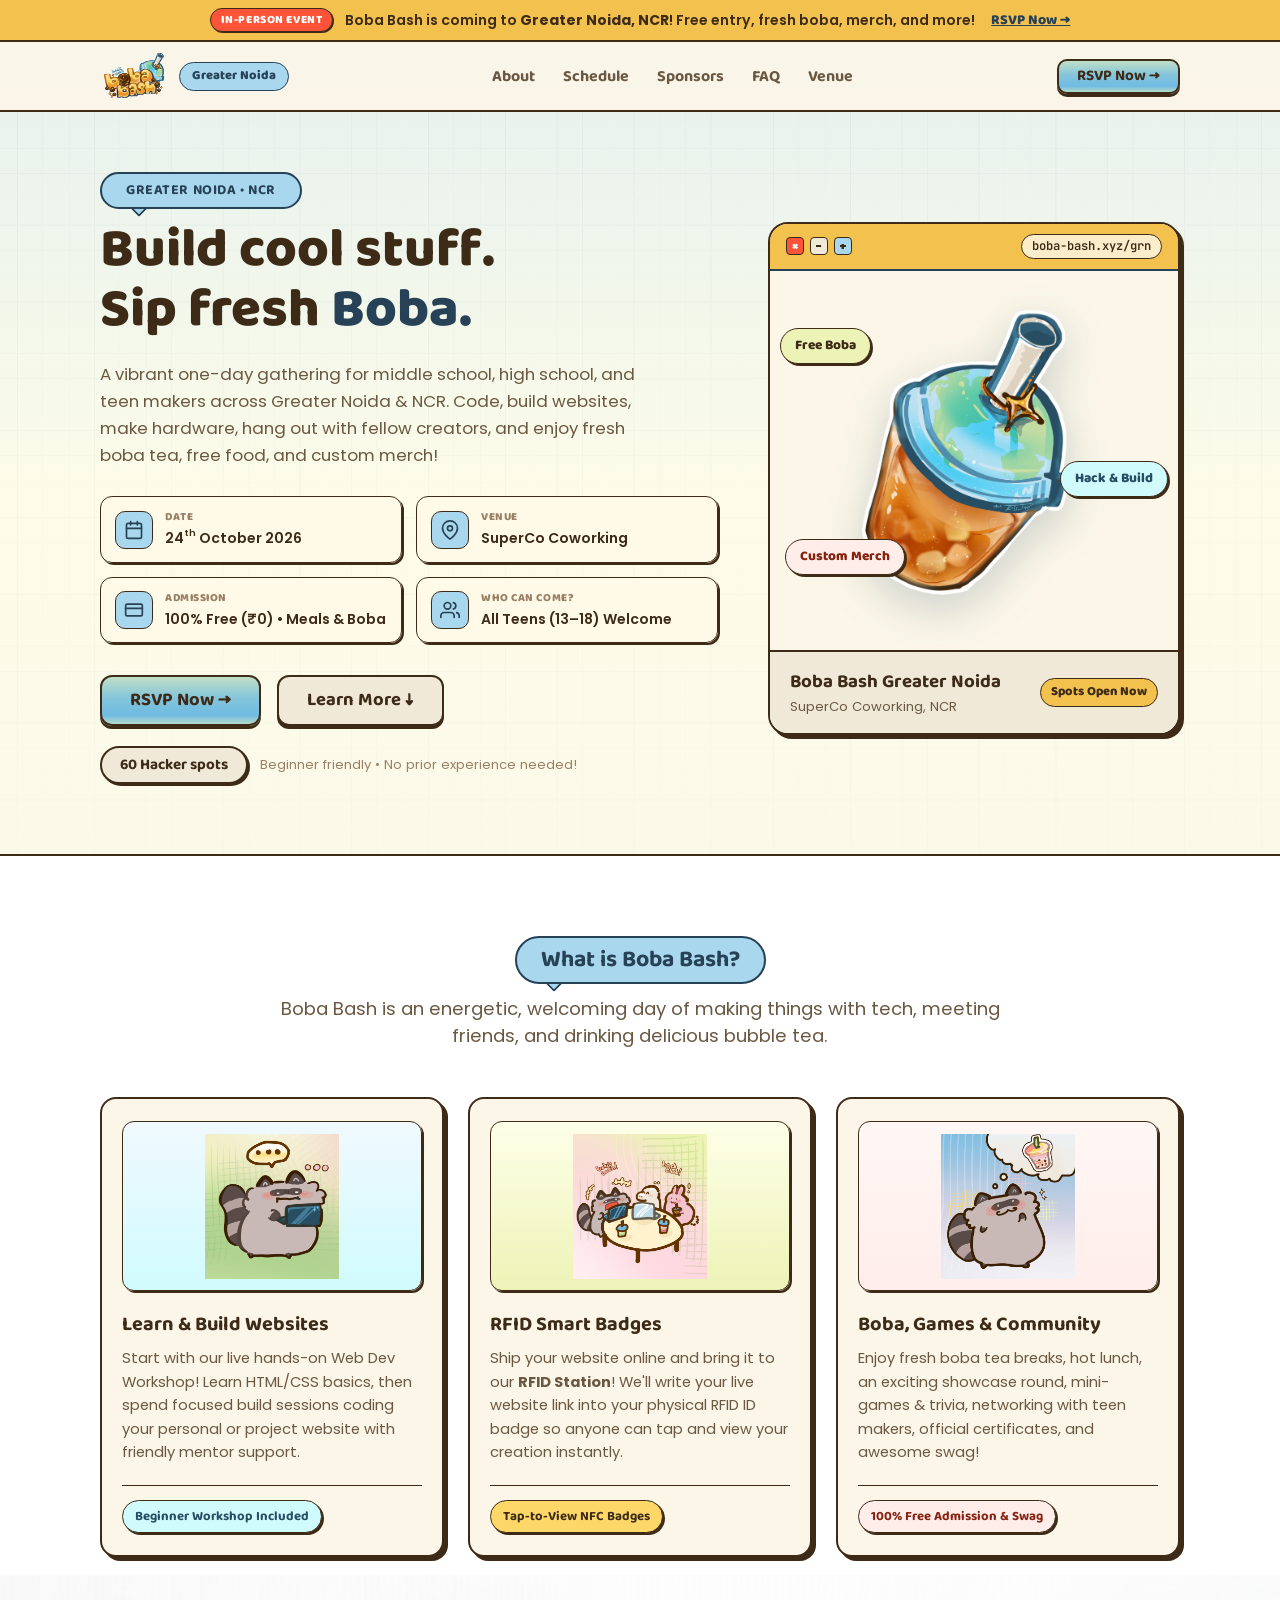
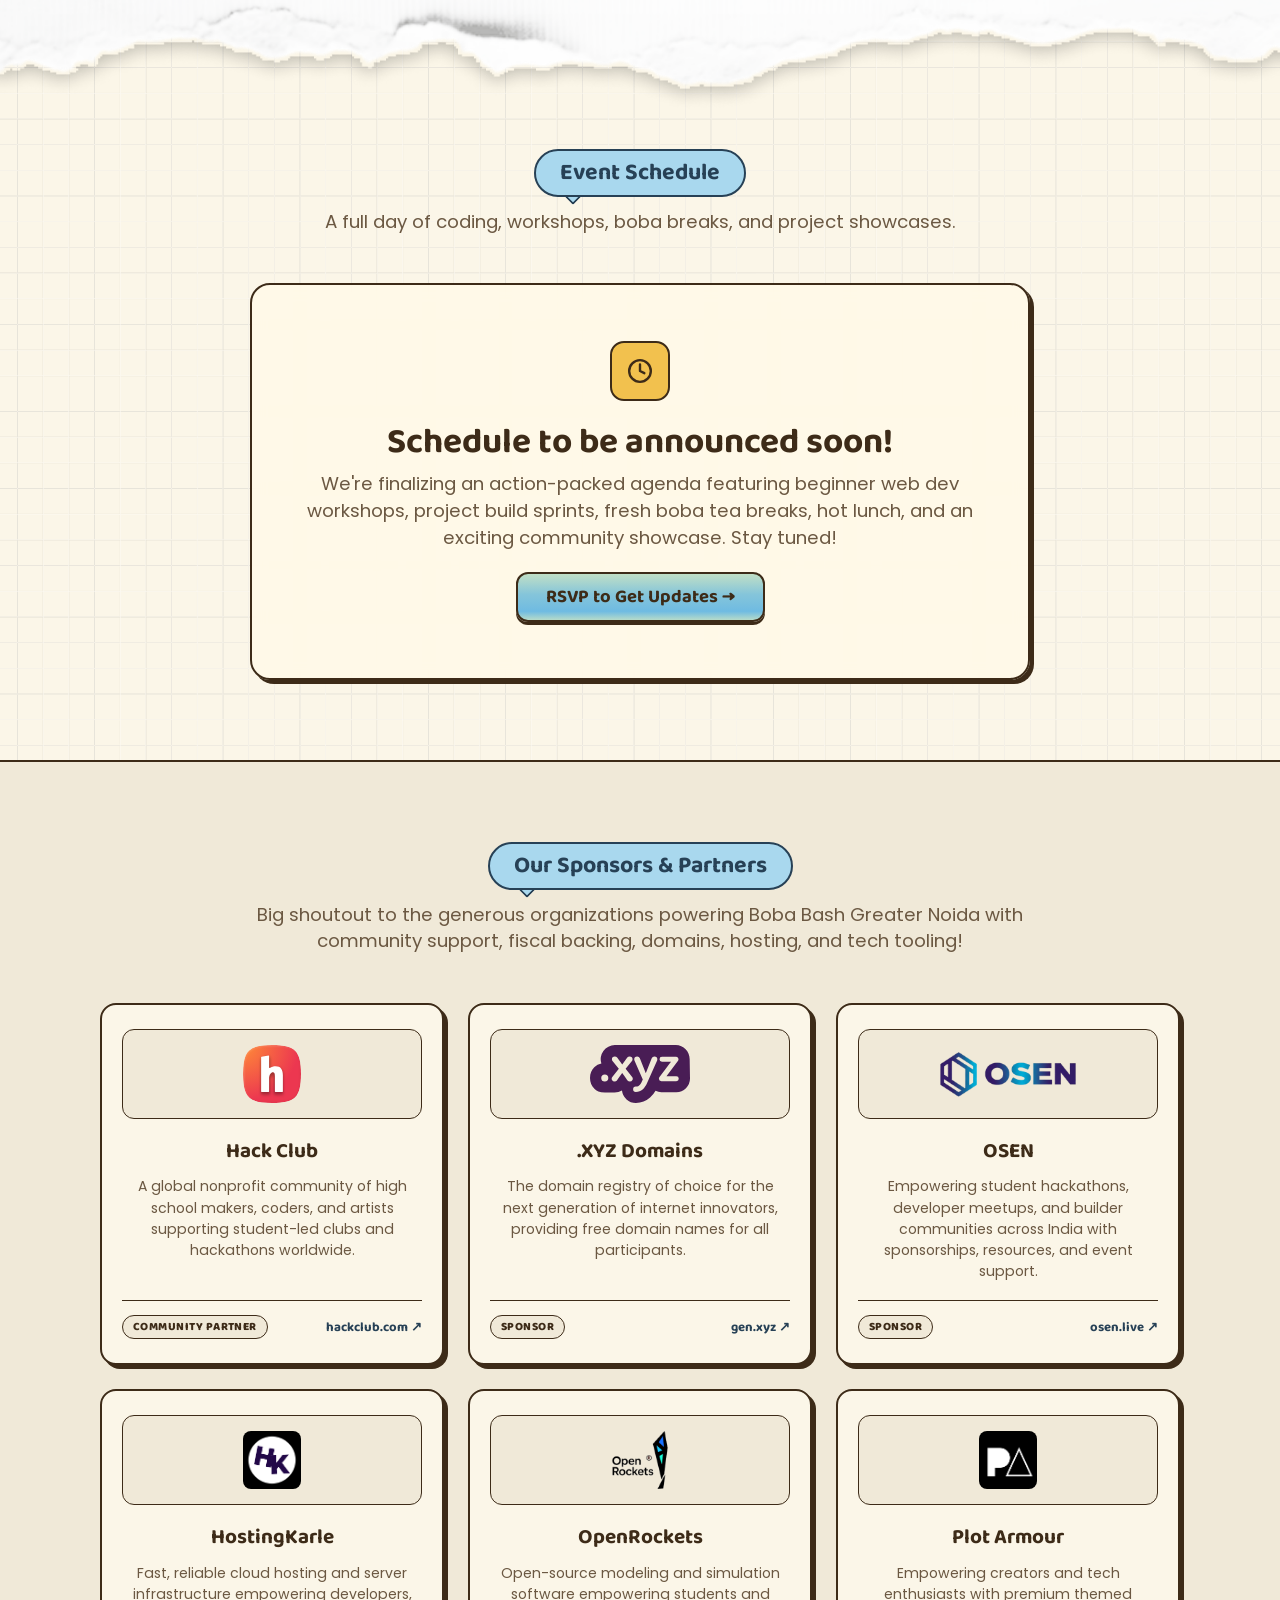
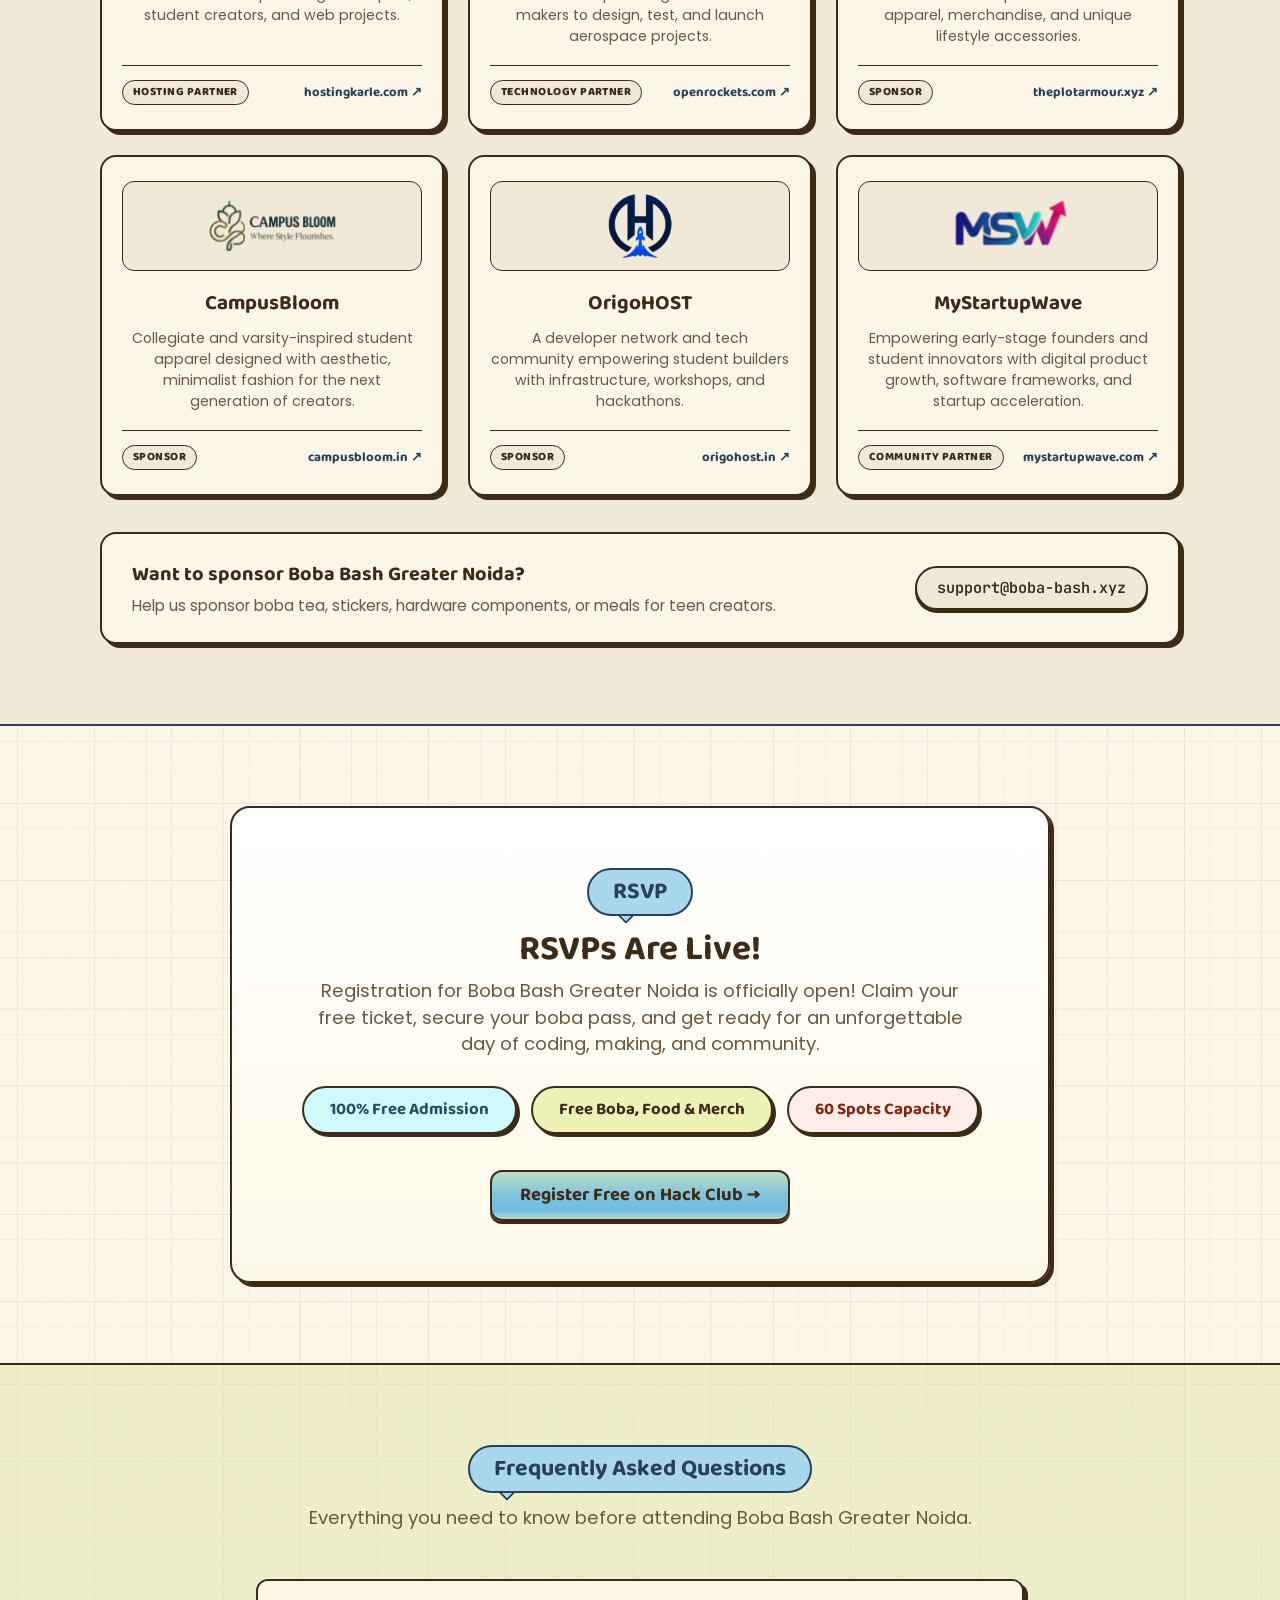
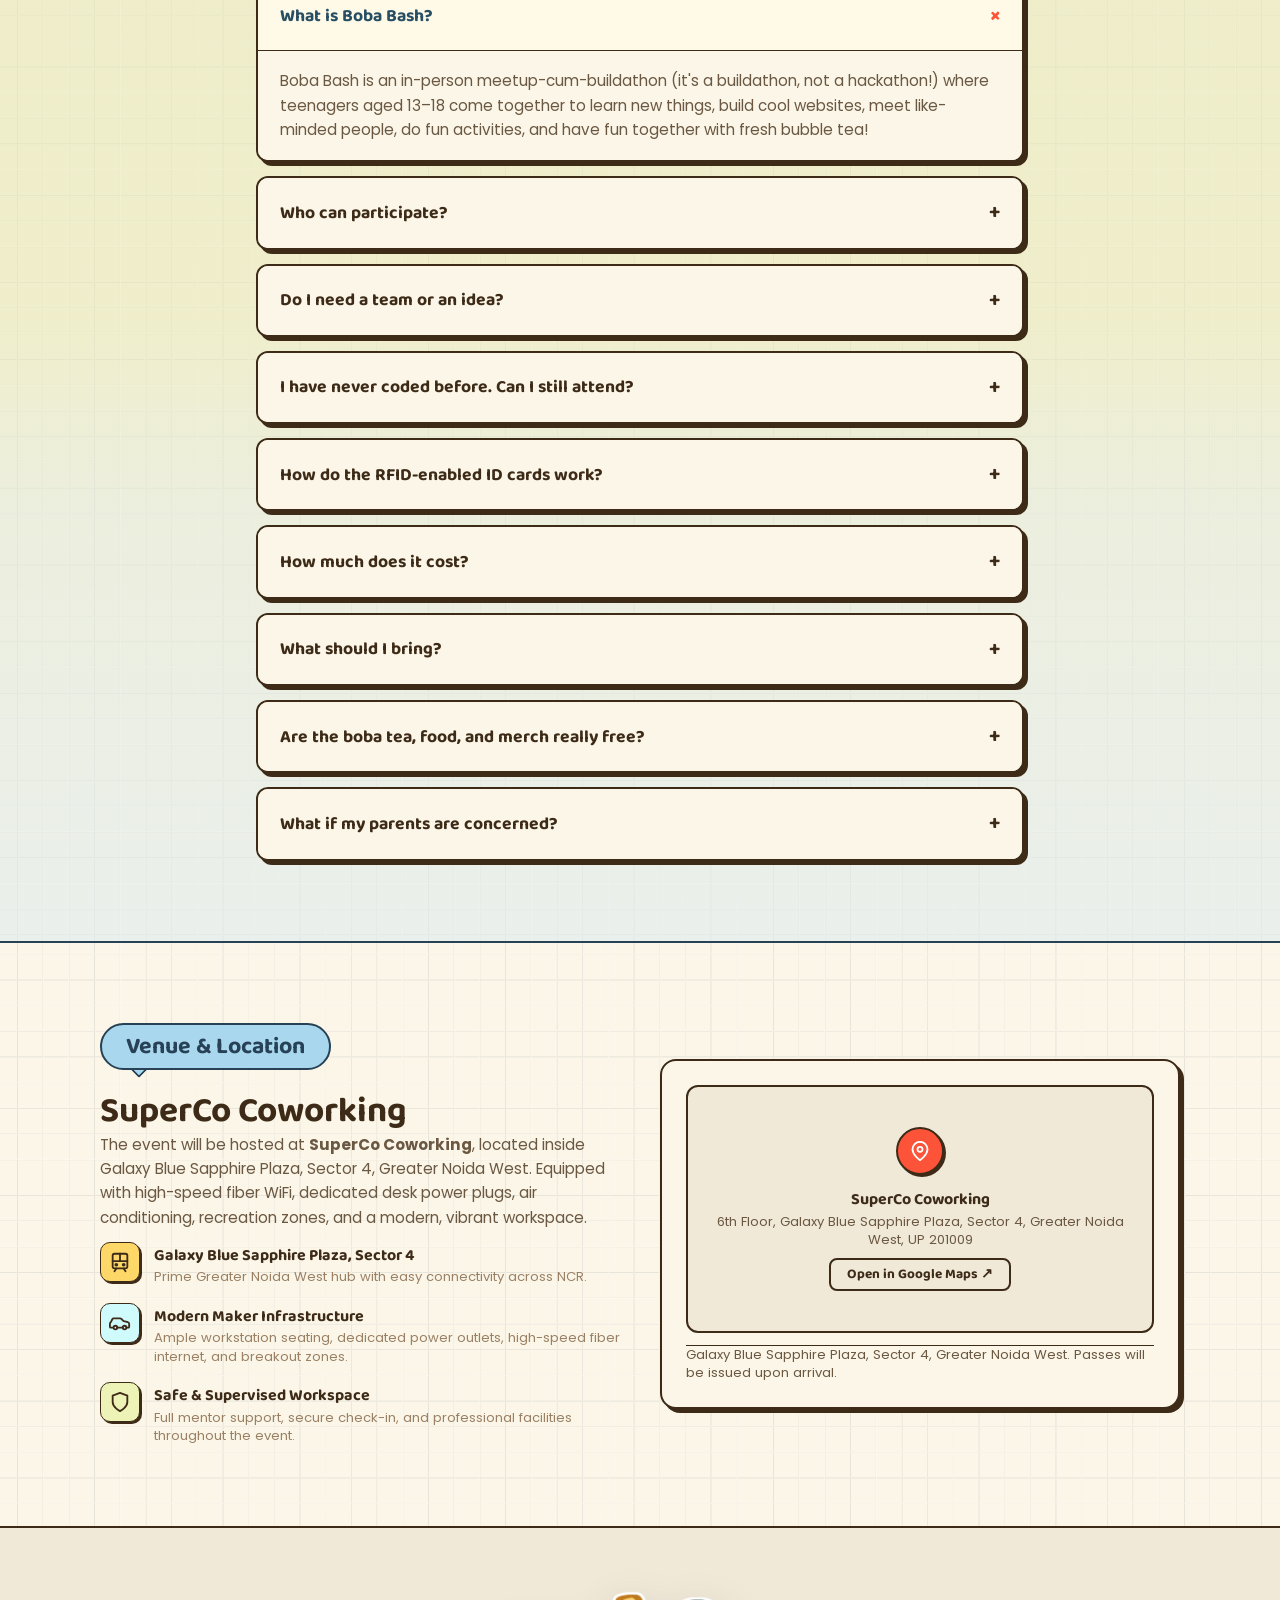
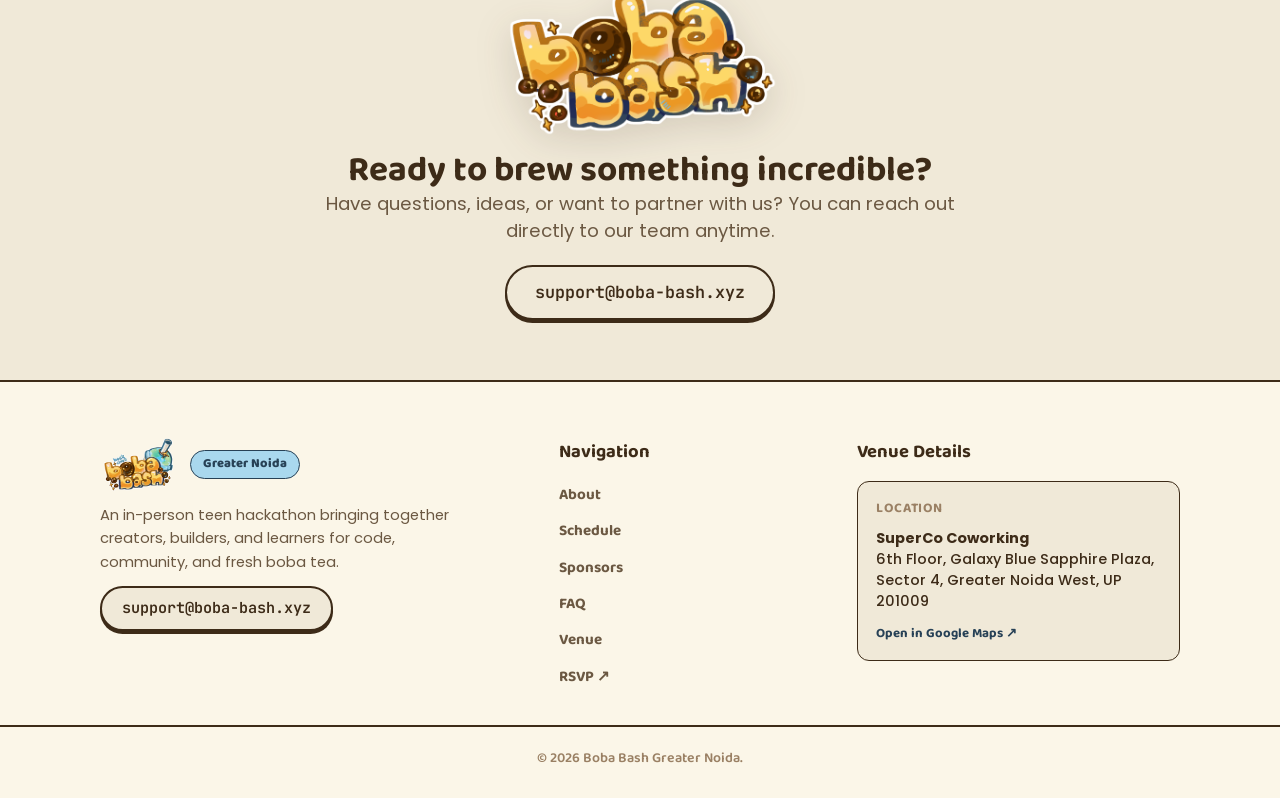
<file: greater-noida/index.html>
<!DOCTYPE html>
<html lang="en">
<head>
  <meta charset="UTF-8" />
  <meta http-equiv="refresh" content="0; url=/grn/" />
  <link rel="canonical" href="/grn/" />
  <title>Redirecting to /grn...</title>
  <script>
    window.location.replace("/grn/");
  </script>
</head>
<body>
  <p>Redirecting to <a href="/grn/">/grn/</a>...</p>
</body>
</html>
</file>
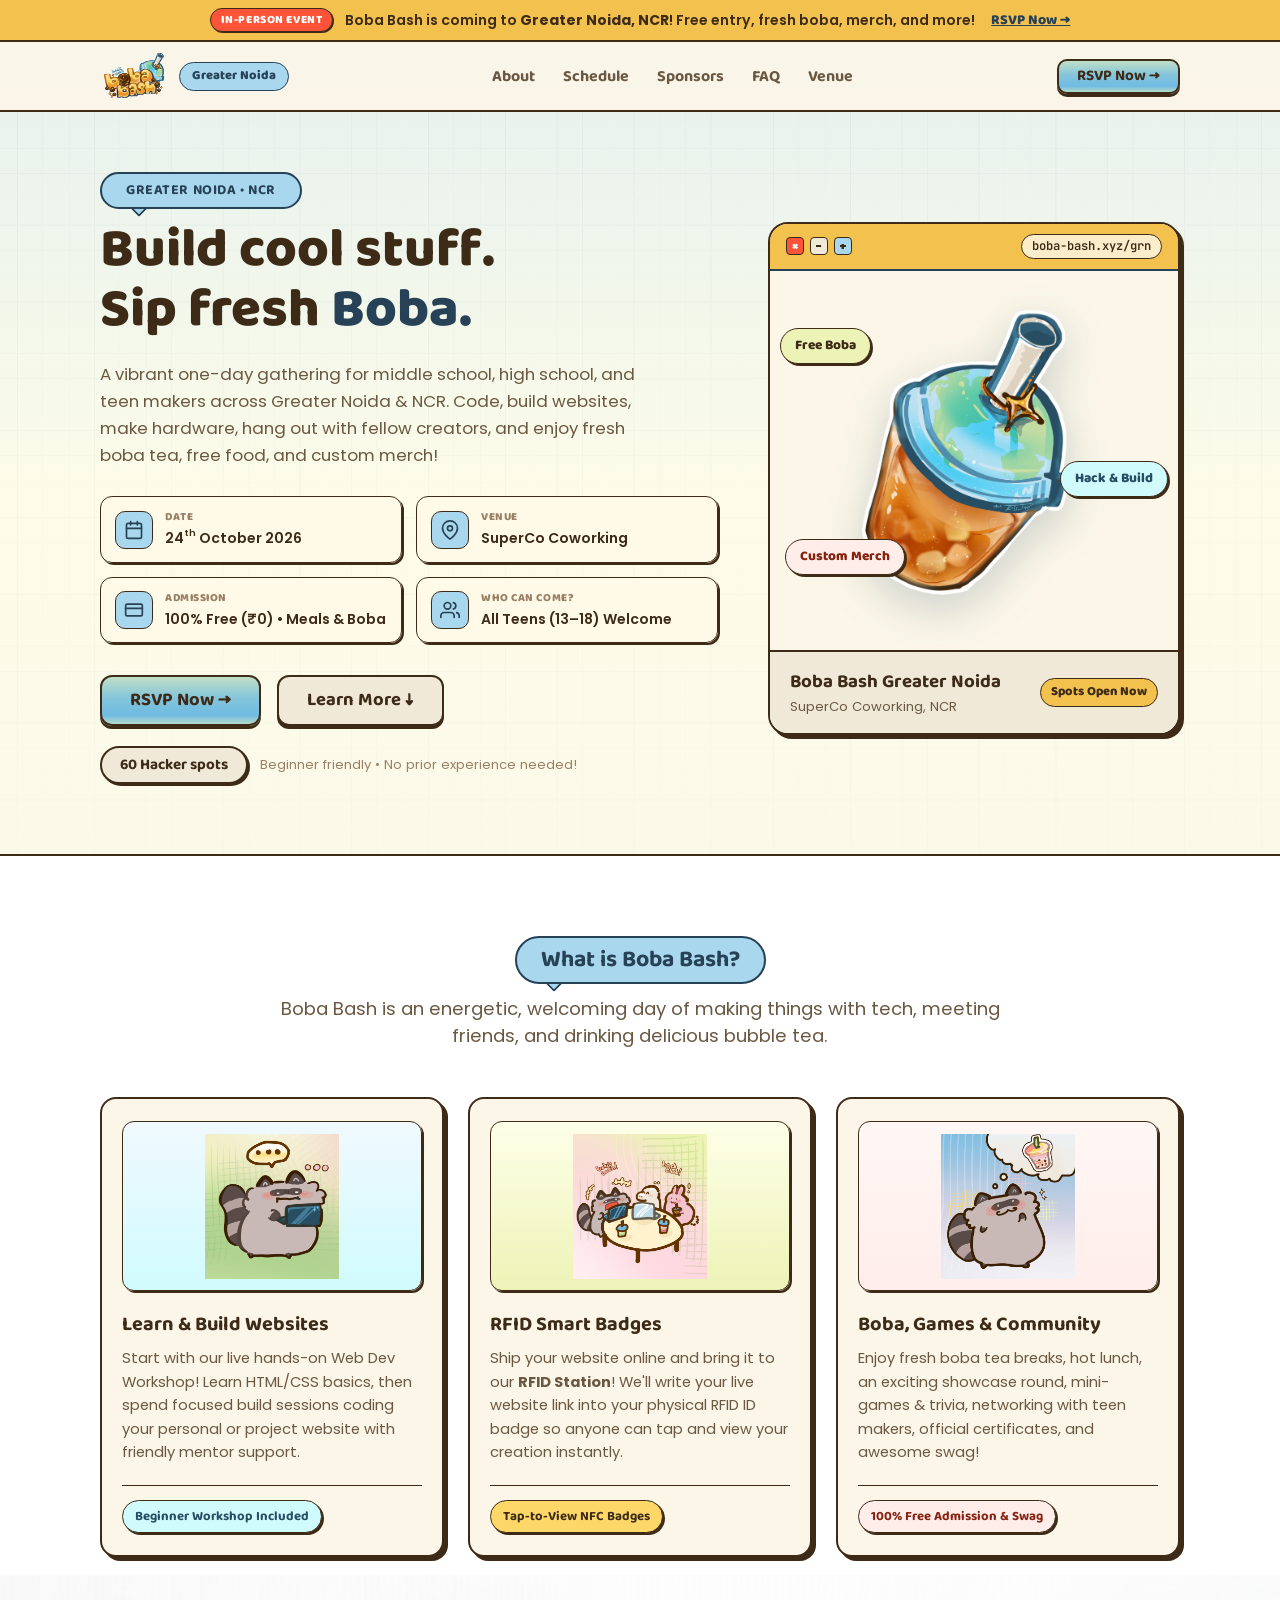
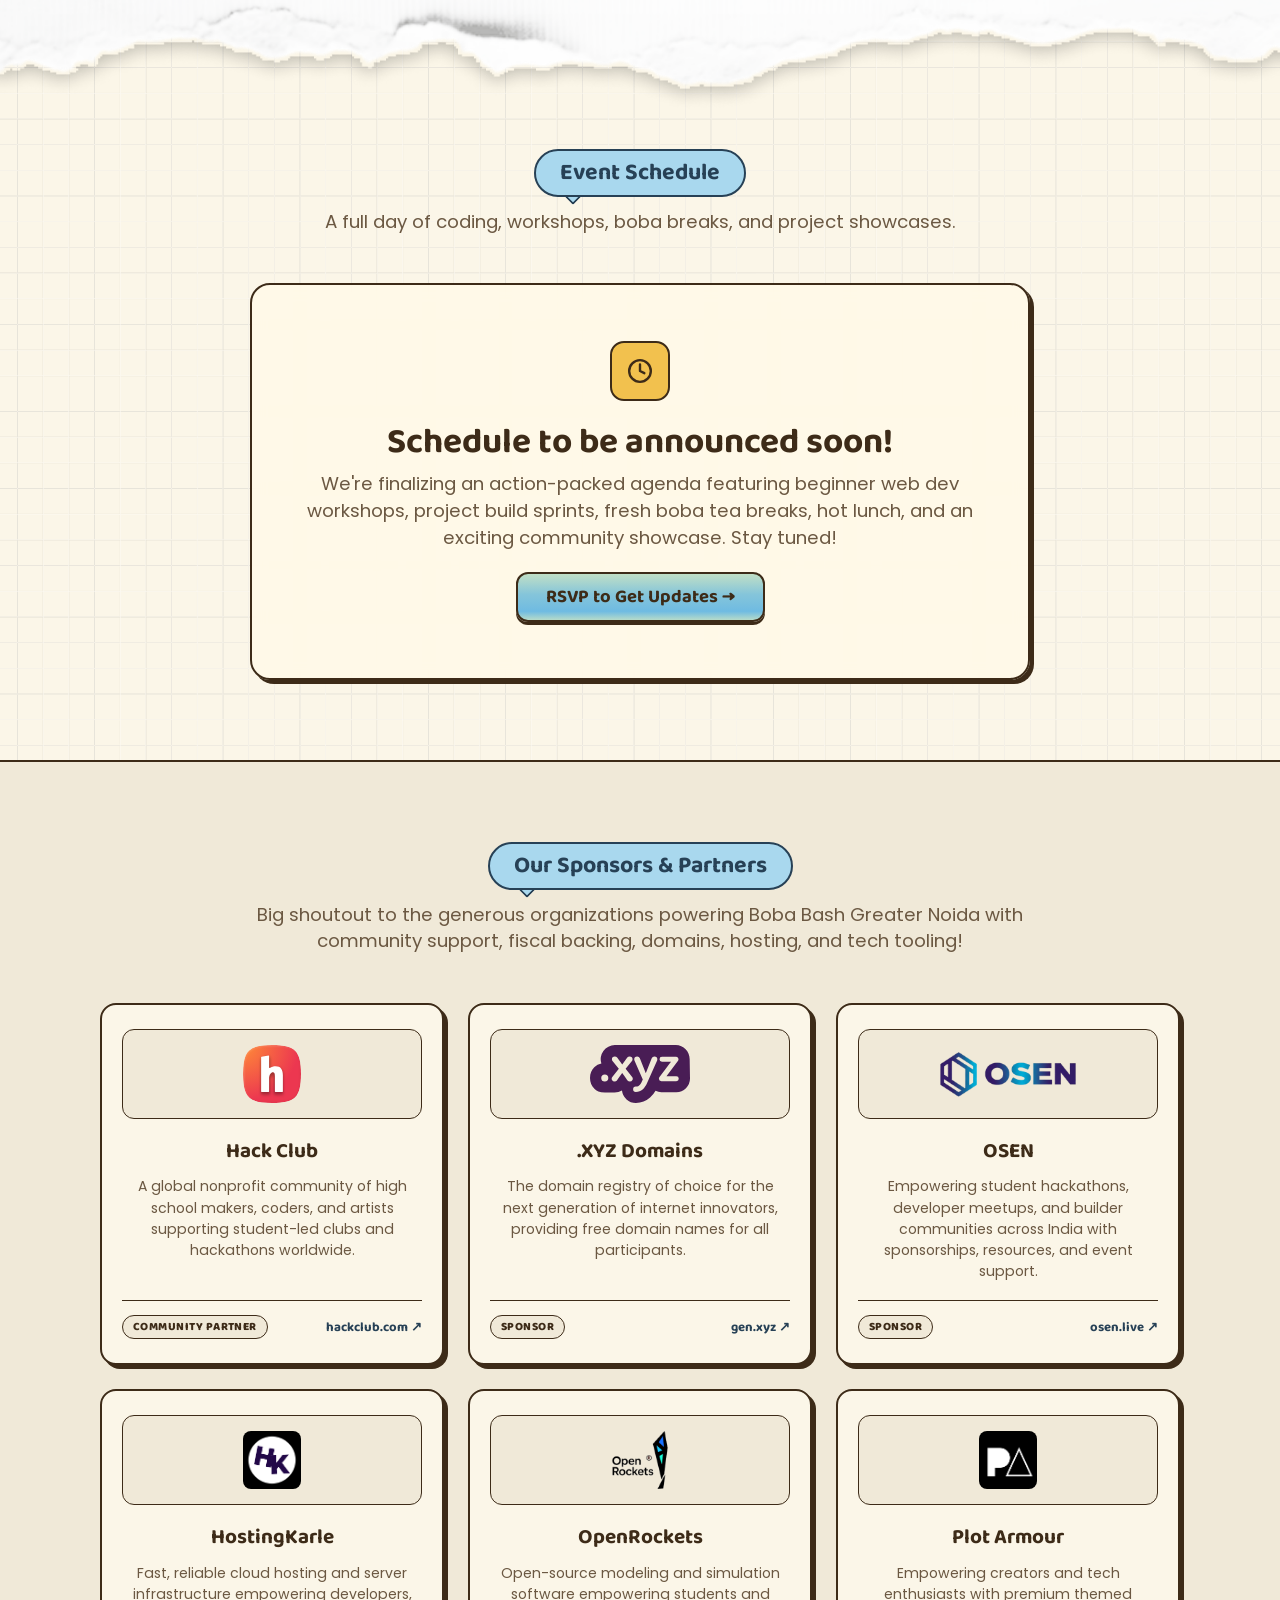
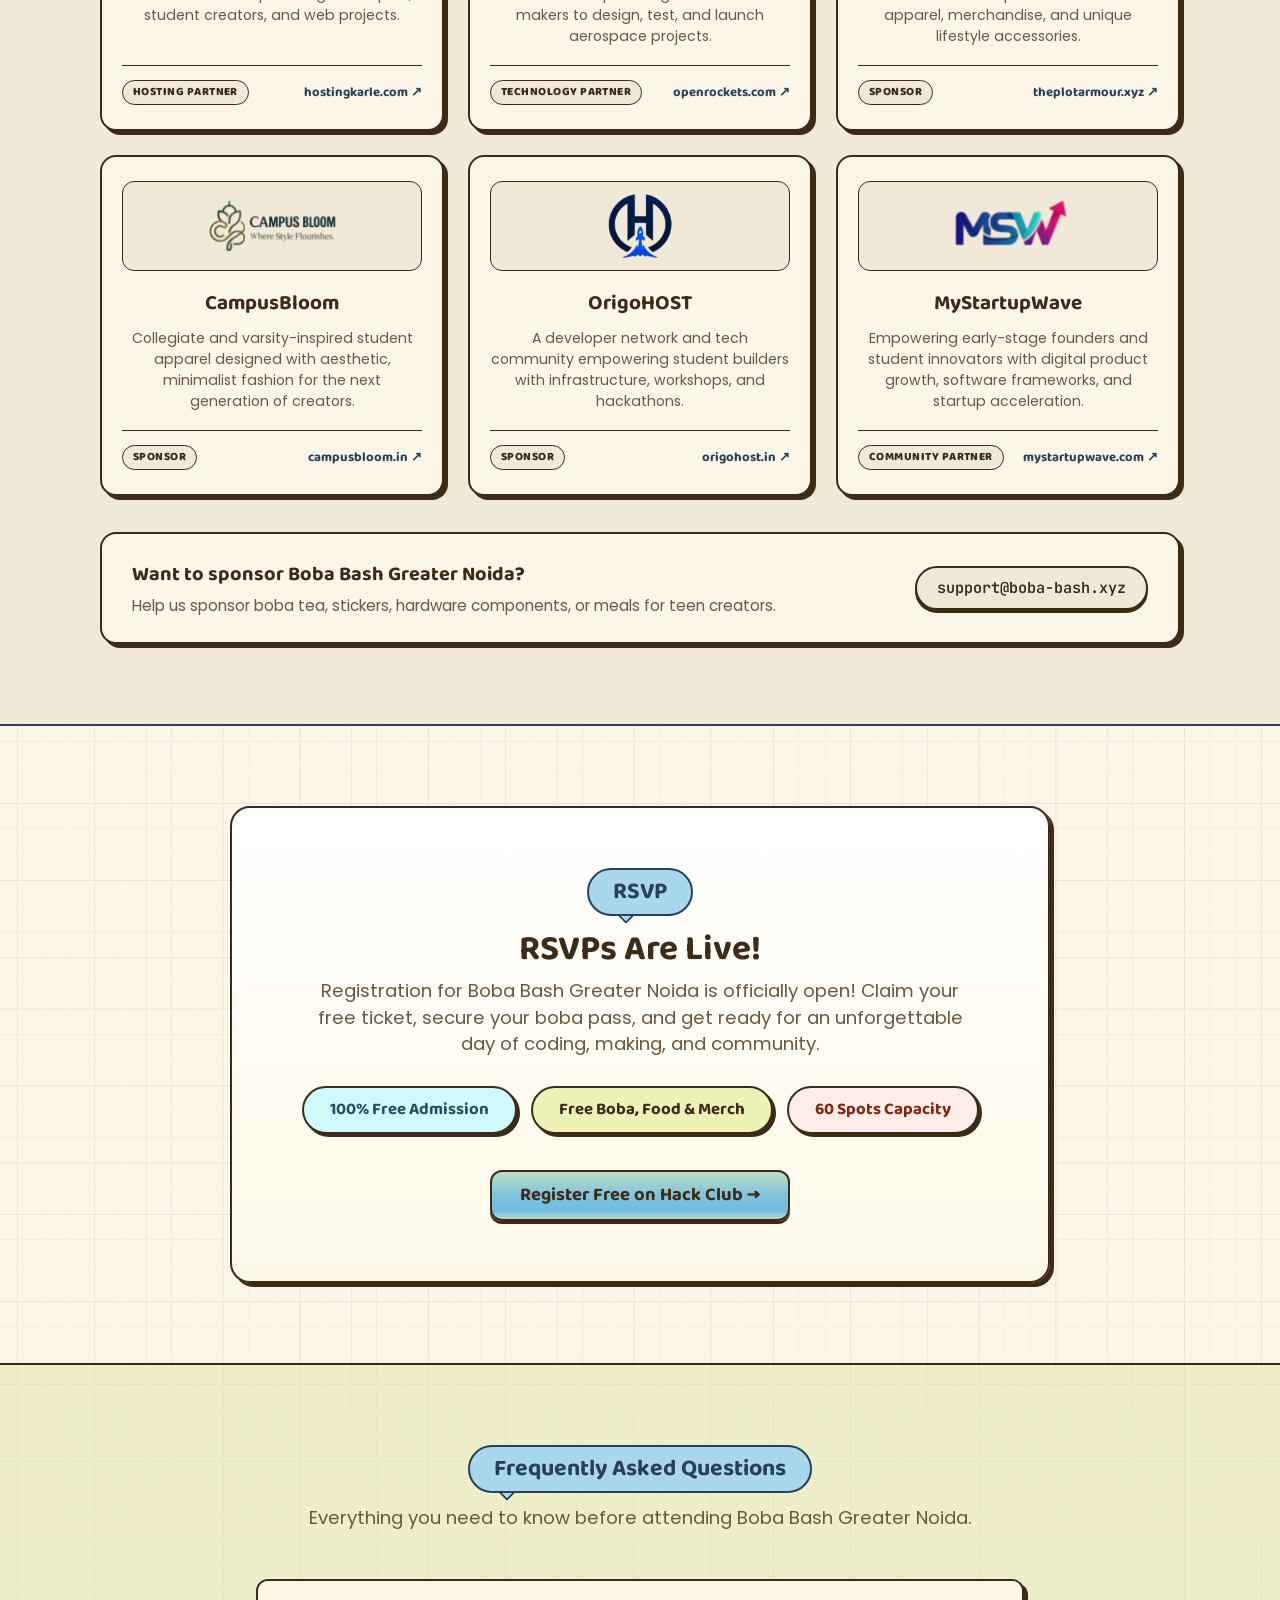
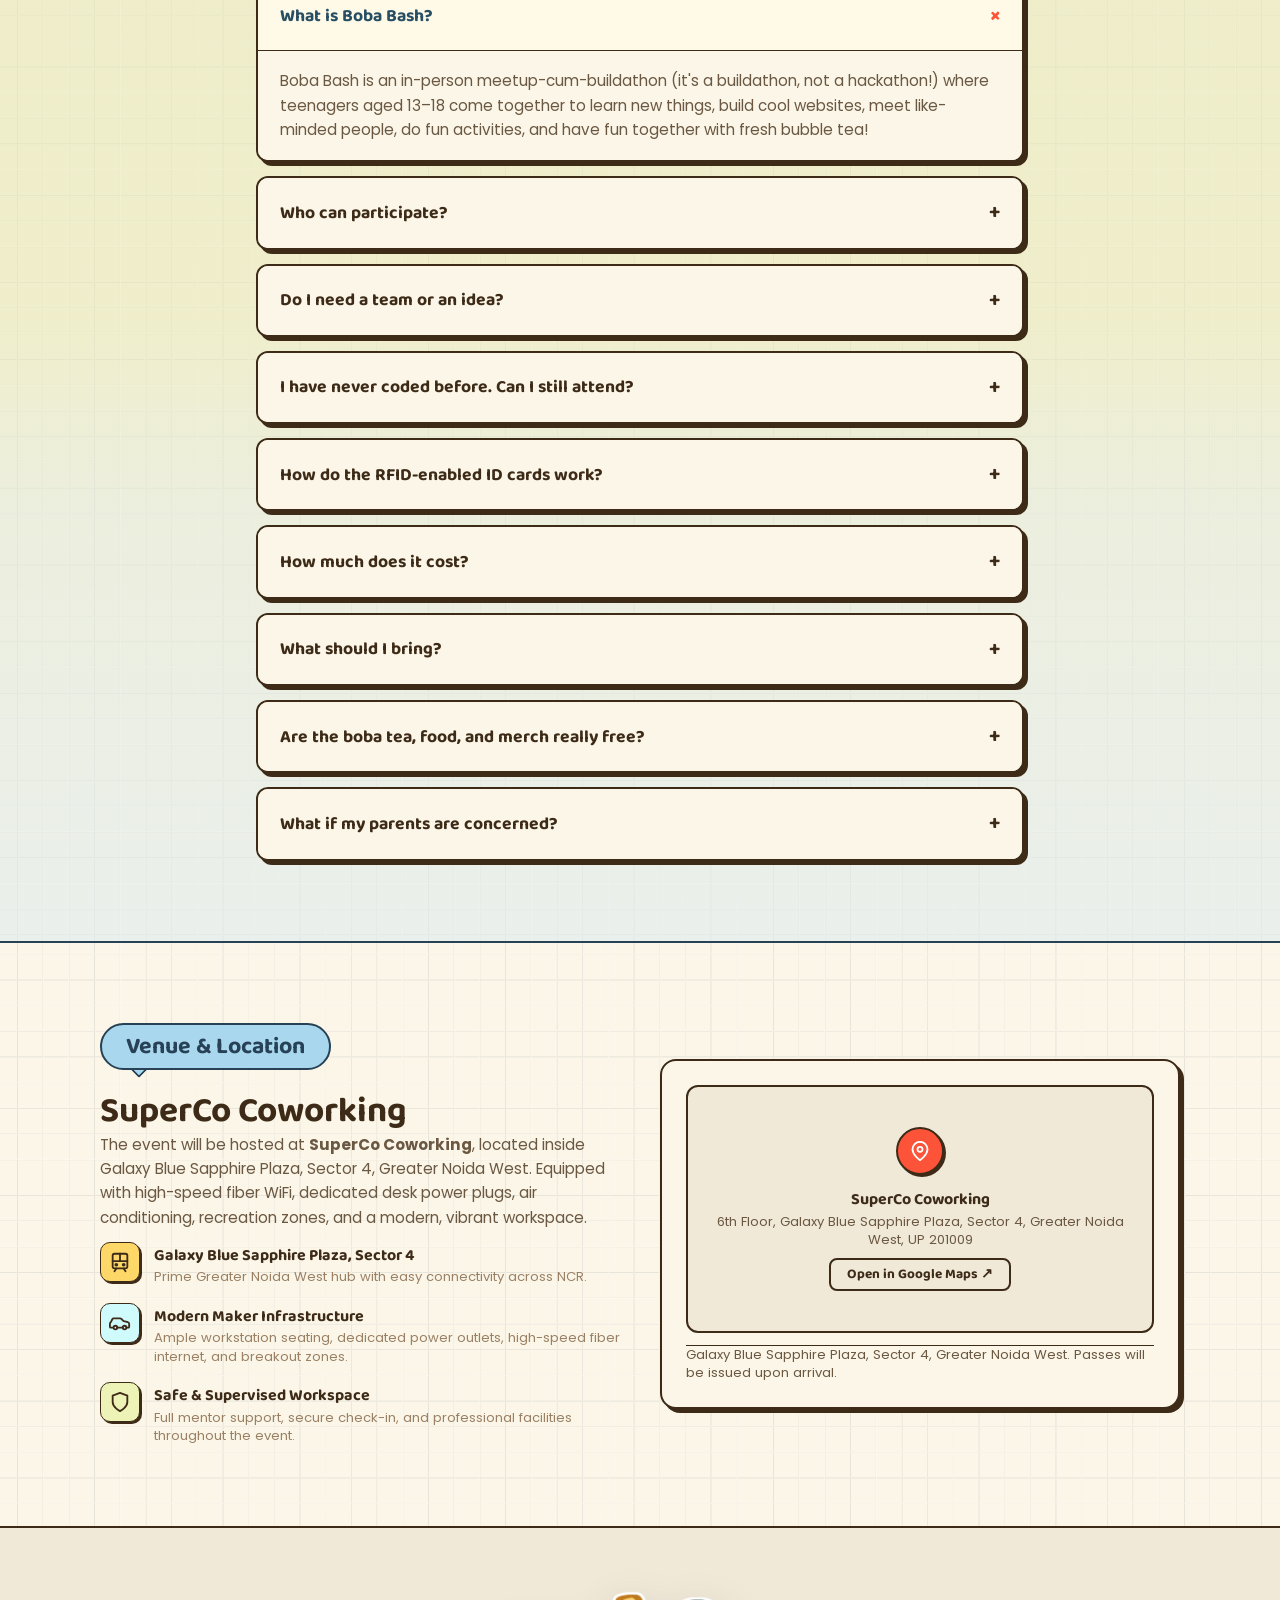
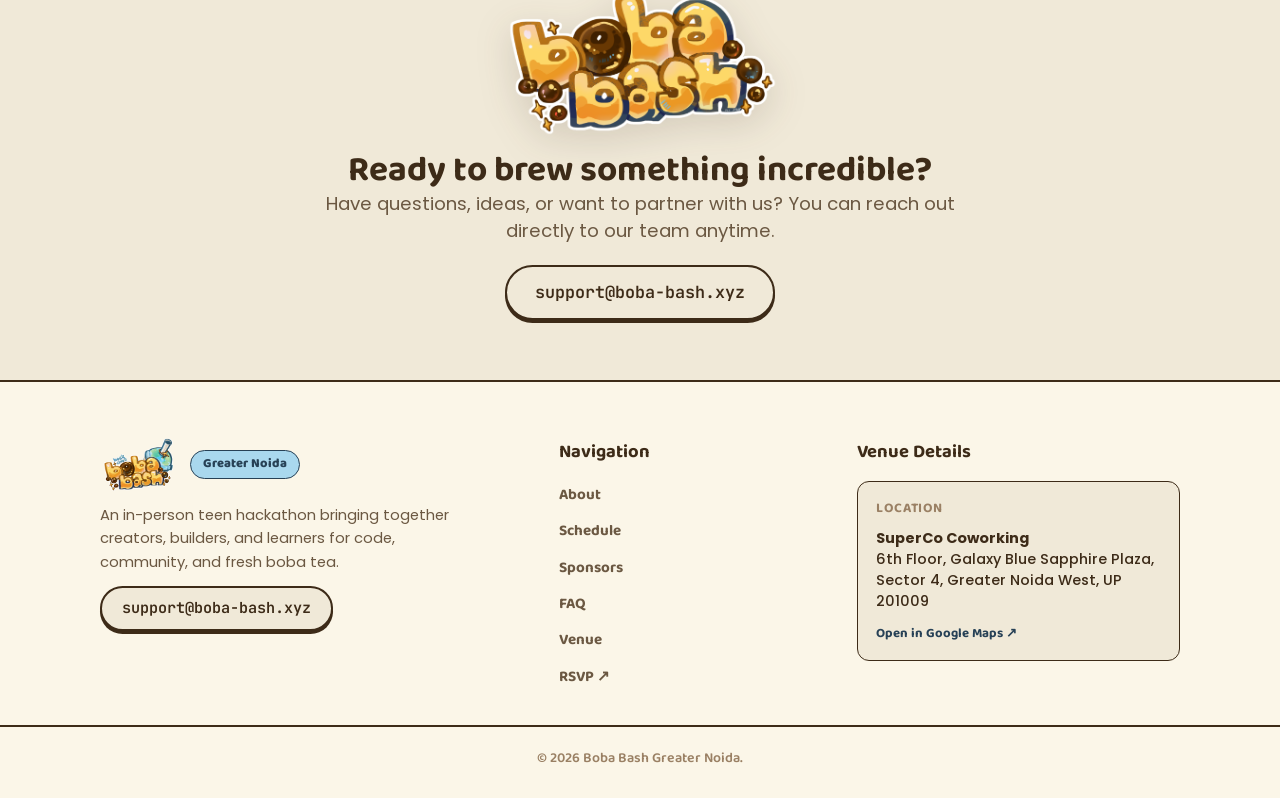
<file: grn/index.html>
<!DOCTYPE html>
<html lang="en">
<head>
  <meta charset="UTF-8" />
  <meta name="viewport" content="width=device-width, initial-scale=1.0" />
  <title>Boba Bash Greater Noida | In-Person Teen Hackathon</title>
  
  <!-- Meta tags for social sharing -->
  <meta name="description" content="Boba Bash Greater Noida: A free, beginner-friendly teen hackathon with coding, making cool projects, free boba, meals, and merch in Greater Noida, NCR!" />
  <meta property="og:title" content="Boba Bash Greater Noida" />
  <meta property="og:description" content="Join 60+ teen hackers in Greater Noida for a day of making, learning, free boba, food, and custom merch!" />
  <meta property="og:image" content="https://boba-bash.xyz/cup.png" />
  <link rel="icon" type="image/png" href="../cup.png" />
  <meta name="theme-color" content="#fbf6e8" />

  <!-- Fonts from Boba Bash brand guide -->
  <link rel="preconnect" href="https://fonts.googleapis.com" />
  <link rel="preconnect" href="https://fonts.gstatic.com" crossorigin />
  <link href="https://fonts.googleapis.com/css2?family=Baloo+2:wght@500;600;700;800&family=Poppins:ital,wght@0,400;0,500;0,600;0,700;1,500&family=JetBrains+Mono:wght@400;600&display=swap" rel="stylesheet" />

  <link rel="stylesheet" href="../style.css" />
</head>
<body>


  <!-- Top Announcement Bar in Official Goldenrod -->
  <aside class="top-banner">
    <div class="container banner-content">
      <span class="banner-badge">IN-PERSON EVENT</span>
      <p class="banner-text">Boba Bash is coming to <strong>Greater Noida, NCR</strong>! Free entry, fresh boba, merch, and more!</p>
      <a href="https://bash.hackclub.com/events/50" target="_blank" rel="noopener noreferrer" class="banner-link">RSVP Now &rarr;</a>
    </div>
  </aside>

  <!-- Navigation Header -->
  <header class="site-header">
    <div class="container nav-wrap">
      <a href="#" class="brand-logo-link" aria-label="Boba Bash Greater Noida Home">
        <img src="../logofull.png" alt="Boba Bash Logo" class="brand-logo" />
        <span class="city-pill">Greater Noida</span>
      </a>

      <nav class="nav-links" id="navLinks" aria-label="Main Navigation">
        <a href="#about" class="nav-link">About</a>
        <a href="#schedule" class="nav-link">Schedule</a>
        <a href="#sponsors" class="nav-link">Sponsors</a>
        <a href="#faq" class="nav-link">FAQ</a>
        <a href="#venue" class="nav-link">Venue</a>
      </nav>

      <div class="nav-actions">
        <a href="https://bash.hackclub.com/events/50" target="_blank" rel="noopener noreferrer" class="btn btn-gradient btn-nav">
          RSVP Now &rarr;
        </a>
        <button class="mobile-toggle" id="menuToggle" aria-label="Toggle navigation menu" aria-expanded="false" aria-controls="navLinks">
          <span></span>
          <span></span>
          <span></span>
        </button>
      </div>
    </div>
  </header>
  <div class="mobile-backdrop" id="menuBackdrop" aria-hidden="true"></div>

  <!-- Hero Section -->
  <section class="hero-section">
    <div class="container hero-grid">
      <div class="hero-text-col">
        
        <!-- Speech Bubble Badge Component from Brand Guide -->
        <div class="speech-bubble">
          <div class="bubble-pill">
            <span class="hero-badge-text">GREATER NOIDA • NCR</span>
          </div>
          <div class="bubble_tail" aria-hidden="true"></div>
        </div>

        <h1 class="hero-title font-display">
          Build cool stuff.<br />
          Sip fresh <span class="highlight-boba">Boba.</span>
        </h1>

        <p class="hero-description text-body">
          A vibrant one-day gathering for middle school, high school, and teen makers across Greater Noida &amp; NCR. Code, build websites, make hardware, hang out with fellow creators, and enjoy fresh boba tea, free food, and custom merch!
        </p>

        <!-- Quick Event Meta Tags with Crisp SVG Icons -->
        <div class="event-meta-cards">
          <div class="meta-card">
            <div class="meta-icon-box">
              <svg class="meta-svg" viewBox="0 0 24 24" fill="none" stroke-width="2" stroke-linecap="round" stroke-linejoin="round">
                <rect x="3" y="4" width="18" height="18" rx="2" ry="2"></rect>
                <line x1="16" y1="2" x2="16" y2="6"></line>
                <line x1="8" y1="2" x2="8" y2="6"></line>
                <line x1="3" y1="10" x2="21" y2="10"></line>
              </svg>
            </div>
            <div class="meta-info">
              <span class="meta-label">DATE</span>
              <strong class="meta-value">24<sup>th</sup> October 2026</strong>
            </div>
          </div>

          <div class="meta-card">
            <div class="meta-icon-box">
              <svg class="meta-svg" viewBox="0 0 24 24" fill="none" stroke-width="2" stroke-linecap="round" stroke-linejoin="round">
                <path d="M21 10c0 7-9 13-9 13s-9-6-9-13a9 9 0 0 1 18 0z"></path>
                <circle cx="12" cy="10" r="3"></circle>
              </svg>
            </div>
            <div class="meta-info">
              <span class="meta-label">VENUE</span>
              <strong class="meta-value">SuperCo Coworking</strong>
            </div>
          </div>

          <div class="meta-card">
            <div class="meta-icon-box">
              <svg class="meta-svg" viewBox="0 0 24 24" fill="none" stroke-width="2" stroke-linecap="round" stroke-linejoin="round">
                <rect x="2" y="5" width="20" height="14" rx="2"></rect>
                <line x1="2" y1="10" x2="22" y2="10"></line>
              </svg>
            </div>
            <div class="meta-info">
              <span class="meta-label">ADMISSION</span>
              <strong class="meta-value">100% Free (₹0) • Meals &amp; Boba</strong>
            </div>
          </div>

          <div class="meta-card">
            <div class="meta-icon-box">
              <svg class="meta-svg" viewBox="0 0 24 24" fill="none" stroke-width="2" stroke-linecap="round" stroke-linejoin="round">
                <path d="M17 21v-2a4 4 0 0 0-4-4H5a4 4 0 0 0-4 4v2"></path>
                <circle cx="9" cy="7" r="4"></circle>
                <path d="M23 21v-2a4 4 0 0 0-3-3.87"></path>
                <path d="M16 3.13a4 4 0 0 1 0 7.75"></path>
              </svg>
            </div>
            <div class="meta-info">
              <span class="meta-label">WHO CAN COME?</span>
              <strong class="meta-value">All Teens (13–18) Welcome</strong>
            </div>
          </div>
        </div>

        <!-- CTA Buttons -->
        <div class="hero-cta-group">
          <a href="https://bash.hackclub.com/events/50" target="_blank" rel="noopener noreferrer" class="btn btn-gradient btn-lg">
            RSVP Now &rarr;
          </a>
          <a href="#about" class="btn btn-surface btn-lg">
            Learn More &darr;
          </a>
        </div>

        <div class="hero-social-proof">
          <span class="pill-badge">
            60 Hacker spots
          </span>
          <span class="text-caption text-ink-soft">Beginner friendly • No prior experience needed!</span>
        </div>

      </div>

      <!-- Hero Mascot & Cup Visual -->
      <div class="hero-visual-col">
        <div class="hero-illustration-card border-line bg-surface shadow-card border-2">
          <div class="hero-card-header bg-goldenrod border-line border-b-2">
            <div class="browser-dots">
              <span class="window-btn window-btn-close">&times;</span>
              <span class="window-btn window-btn-min">&minus;</span>
              <span class="window-btn window-btn-max">&#43;</span>
            </div>
            <span class="hero-badge-pill">boba-bash.xyz/grn</span>
          </div>

          <div class="cup-display-wrapper">
            <img src="../brand-figma/boba-cup-earth.png" alt="Boba Bash Earth Cup Mascot" class="boba-cup-hero" />
            
            <div class="floating-sticker sticker-1 shadow-control">
              <span>Free Boba</span>
            </div>
            <div class="floating-sticker sticker-2 shadow-control">
              <span>Hack &amp; Build</span>
            </div>
            <div class="floating-sticker sticker-3 shadow-control">
              <span>Custom Merch</span>
            </div>
          </div>

          <div class="card-footer-note bg-surface-alt border-line border-t-2">
            <div class="flex items-center justify-between">
              <div>
                <h3 class="font-display font-bold text-ink mb-0">Boba Bash Greater Noida</h3>
                <p class="text-caption text-ink-muted">SuperCo Coworking, NCR</p>
              </div>
              <span class="status-pill font-display">Spots Open Now</span>
            </div>
          </div>
        </div>
      </div>
    </div>
  </section>

  <!-- About Section -->
  <section id="about" class="section section-about border-line border-t-2">
    <div class="container">
      <div class="section-header text-center">
        <!-- Bubble Header from Brand Guide -->
        <div class="speech-bubble">
          <div class="bubble-pill">
            <h2 class="text-heading">What is Boba Bash?</h2>
          </div>
          <div class="bubble_tail" aria-hidden="true"></div>
        </div>
        <p class="text-subheading text-ink-muted max-w-3xl mx-auto">
          Boba Bash is an energetic, welcoming day of making things with tech, meeting friends, and drinking delicious bubble tea.
        </p>
      </div>

      <div class="cards-grid-3">
        <!-- Card 1 -->
        <div class="about-card border-line border-2 shadow-card">
          <div class="about-card-art-wrap">
            <img src="../brand-figma/orpheus-coding.png" alt="Orpheus coding on a laptop" class="about-card-art" />
          </div>
          <h3 class="about-card-title font-display font-bold">Learn &amp; Build Websites</h3>
          <p class="about-card-desc">
            Start with our live hands-on Web Dev Workshop! Learn HTML/CSS basics, then spend focused build sessions coding your personal or project website with friendly mentor support.
          </p>
          <div class="about-card-footer">
            <span class="about-tag">Beginner Workshop Included</span>
          </div>
        </div>

        <!-- Card 2 -->
        <div class="about-card border-line border-2 shadow-card">
          <div class="about-card-art-wrap">
            <img src="../brand-figma/orpheus-table.png" alt="Teen makers collaborating at a hackathon table" class="about-card-art" />
          </div>
          <h3 class="about-card-title font-display font-bold">RFID Smart Badges</h3>
          <p class="about-card-desc">
            Ship your website online and bring it to our <strong>RFID Station</strong>! We'll write your live website link into your physical RFID ID badge so anyone can tap and view your creation instantly.
          </p>
          <div class="about-card-footer">
            <span class="about-tag">Tap-to-View NFC Badges</span>
          </div>
        </div>

        <!-- Card 3 -->
        <div class="about-card border-line border-2 shadow-card">
          <div class="about-card-art-wrap">
            <img src="../brand-figma/orpheus-dreaming.png" alt="Orpheus enjoying fresh boba tea" class="about-card-art" />
          </div>
          <h3 class="about-card-title font-display font-bold">Boba, Games &amp; Community</h3>
          <p class="about-card-desc">
            Enjoy fresh boba tea breaks, hot lunch, an exciting showcase round, mini-games &amp; trivia, networking with teen makers, official certificates, and awesome swag!
          </p>
          <div class="about-card-footer">
            <span class="about-tag">100% Free Admission &amp; Swag</span>
          </div>
        </div>
      </div>
    </div>
  </section>

  <!-- Torn Paper Section Divider (Seamless tear between About and Schedule) -->
  <div class="paper-tear-divider" aria-hidden="true">
    <img src="../brand-figma/paper-bt.png" alt="" class="paper-tear-img" />
  </div>

  <!-- Schedule Section -->
  <section id="schedule" class="section section-schedule">
    <div class="container text-center">
      <div class="section-header text-center">
        <!-- Bubble Header from Brand Guide -->
        <div class="speech-bubble">
          <div class="bubble-pill">
            <h2 class="text-heading">Event Schedule</h2>
          </div>
          <div class="bubble_tail" aria-hidden="true"></div>
        </div>
        <p class="text-subheading text-ink-muted max-w-3xl mx-auto">
          A full day of coding, workshops, boba breaks, and project showcases.
        </p>
      </div>

      <div class="schedule-tba-card border-line bg-surface shadow-card border-2">
        <div class="schedule-tba-icon">
          <svg class="feature-svg" viewBox="0 0 24 24" fill="none" stroke-width="2.2" stroke-linecap="round" stroke-linejoin="round">
            <circle cx="12" cy="12" r="10"></circle>
            <polyline points="12 6 12 12 16 14"></polyline>
          </svg>
        </div>
        <h3 class="font-display text-title font-bold text-ink mb-2">Schedule to be announced soon!</h3>
        <p class="text-subheading text-ink-muted max-w-xl mx-auto mb-4">
          We're finalizing an action-packed agenda featuring beginner web dev workshops, project build sprints, fresh boba tea breaks, hot lunch, and an exciting community showcase. Stay tuned!
        </p>
        <div class="flex justify-center">
          <a href="https://bash.hackclub.com/events/50" target="_blank" rel="noopener noreferrer" class="btn btn-gradient btn-lg">
            RSVP to Get Updates &rarr;
          </a>
        </div>
      </div>
    </div>
  </section>

  <!-- Sponsors & Partners Section -->
  <section id="sponsors" class="section bg-surface-alt border-line border-t-2 border-b-2">
    <div class="container">
      <div class="section-header text-center">
        <!-- Bubble Header from Brand Guide -->
        <div class="speech-bubble">
          <div class="bubble-pill">
            <h2 class="text-heading">Our Sponsors &amp; Partners</h2>
          </div>
          <div class="bubble_tail" aria-hidden="true"></div>
        </div>
        <p class="text-subheading text-ink-muted max-w-3xl mx-auto">
          Big shoutout to the generous organizations powering Boba Bash Greater Noida with community support, fiscal backing, domains, hosting, and tech tooling!
        </p>
      </div>

      <div class="sponsors-grid">
        <!-- Sponsor 1: Hack Club -->
        <div class="sponsor-card border-line border-2 shadow-card">
          <div class="sponsor-logo-wrap">
            <img src="../hack-club-icon-rounded.svg" alt="Hack Club Logo" class="sponsor-logo-img" />
          </div>
          <h3 class="sponsor-name font-display font-bold">Hack Club</h3>
          <p class="sponsor-desc">
            A global nonprofit community of high school makers, coders, and artists supporting student-led clubs and hackathons worldwide.
          </p>
          <div class="sponsor-footer">
            <span class="sponsor-badge">COMMUNITY PARTNER</span>
            <a href="https://hackclub.com" target="_blank" rel="noopener noreferrer" class="sponsor-link">hackclub.com &nearr;</a>
          </div>
        </div>

        <!-- Sponsor 2: .XYZ Domains -->
        <div class="sponsor-card border-line border-2 shadow-card">
          <div class="sponsor-logo-wrap">
            <img src="../xyz-logo-color.svg" alt=".XYZ Logo" class="sponsor-logo-img" />
          </div>
          <h3 class="sponsor-name font-display font-bold">.XYZ Domains</h3>
          <p class="sponsor-desc">
            The domain registry of choice for the next generation of internet innovators, providing free domain names for all participants.
          </p>
          <div class="sponsor-footer">
            <span class="sponsor-badge">SPONSOR</span>
            <a href="https://gen.xyz" target="_blank" rel="noopener noreferrer" class="sponsor-link">gen.xyz &nearr;</a>
          </div>
        </div>

        <!-- Sponsor 3: OSEN -->
        <div class="sponsor-card border-line border-2 shadow-card">
          <div class="sponsor-logo-wrap">
            <img src="../OSEN.png" alt="OSEN Logo" class="sponsor-logo-img" />
          </div>
          <h3 class="sponsor-name font-display font-bold">OSEN</h3>
          <p class="sponsor-desc">
            Empowering student hackathons, developer meetups, and builder communities across India with sponsorships, resources, and event support.
          </p>
          <div class="sponsor-footer">
            <span class="sponsor-badge">SPONSOR</span>
            <a href="https://osen.live" target="_blank" rel="noopener noreferrer" class="sponsor-link">osen.live &nearr;</a>
          </div>
        </div>

        <!-- Sponsor 4: HostingKarle -->
        <div class="sponsor-card border-line border-2 shadow-card">
          <div class="sponsor-logo-wrap">
            <img src="../hostingKarle-logo.png" alt="HostingKarle Logo" class="sponsor-logo-img sponsor-logo-rounded" />
          </div>
          <h3 class="sponsor-name font-display font-bold">HostingKarle</h3>
          <p class="sponsor-desc">
            Fast, reliable cloud hosting and server infrastructure empowering developers, student creators, and web projects.
          </p>
          <div class="sponsor-footer">
            <span class="sponsor-badge">HOSTING PARTNER</span>
            <a href="https://hostingkarle.com/" target="_blank" rel="noopener noreferrer" class="sponsor-link">hostingkarle.com &nearr;</a>
          </div>
        </div>

        <!-- Sponsor 5: OpenRockets -->
        <div class="sponsor-card border-line border-2 shadow-card">
          <div class="sponsor-logo-wrap">
            <img src="../openrocketsapps_logo.png" alt="OpenRockets Logo" class="sponsor-logo-img" />
          </div>
          <h3 class="sponsor-name font-display font-bold">OpenRockets</h3>
          <p class="sponsor-desc">
            Open-source modeling and simulation software empowering students and makers to design, test, and launch aerospace projects.
          </p>
          <div class="sponsor-footer">
            <span class="sponsor-badge">TECHNOLOGY PARTNER</span>
            <a href="https://openrockets.com/" target="_blank" rel="noopener noreferrer" class="sponsor-link">openrockets.com &nearr;</a>
          </div>
        </div>

        <!-- Sponsor 6: Plot Armour -->
        <div class="sponsor-card border-line border-2 shadow-card">
          <div class="sponsor-logo-wrap">
            <img src="../Plot-Armor-logo.png" alt="Plot Armour Logo" class="sponsor-logo-img sponsor-logo-rounded" />
          </div>
          <h3 class="sponsor-name font-display font-bold">Plot Armour</h3>
          <p class="sponsor-desc">
            Empowering creators and tech enthusiasts with premium themed apparel, merchandise, and unique lifestyle accessories.
          </p>
          <div class="sponsor-footer">
            <span class="sponsor-badge">SPONSOR</span>
            <a href="https://store.theplotarmour.xyz/" target="_blank" rel="noopener noreferrer" class="sponsor-link">theplotarmour.xyz &nearr;</a>
          </div>
        </div>

        <!-- Sponsor 6: CampusBloom -->
        <div class="sponsor-card border-line border-2 shadow-card">
          <div class="sponsor-logo-wrap">
            <img src="../campusbloom-logo.png" alt="CampusBloom Logo" class="sponsor-logo-img sponsor-logo-campusbloom" />
          </div>
          <h3 class="sponsor-name font-display font-bold">CampusBloom</h3>
          <p class="sponsor-desc">
            Collegiate and varsity-inspired student apparel designed with aesthetic, minimalist fashion for the next generation of creators.
          </p>
          <div class="sponsor-footer">
            <span class="sponsor-badge">SPONSOR</span>
            <a href="https://campusbloom.in/" target="_blank" rel="noopener noreferrer" class="sponsor-link">campusbloom.in &nearr;</a>
          </div>
        </div>

        <!-- Sponsor 7: OrigoHOST -->
        <div class="sponsor-card border-line border-2 shadow-card">
          <div class="sponsor-logo-wrap">
            <img src="../OrigoHOST.png" alt="OrigoHOST Logo" class="sponsor-logo-img sponsor-logo-origohost" />
          </div>
          <h3 class="sponsor-name font-display font-bold">OrigoHOST</h3>
          <p class="sponsor-desc">
            A developer network and tech community empowering student builders with infrastructure, workshops, and hackathons.
          </p>
          <div class="sponsor-footer">
            <span class="sponsor-badge">SPONSOR</span>
            <a href="https://origohost.in/" target="_blank" rel="noopener noreferrer" class="sponsor-link">origohost.in &nearr;</a>
          </div>
        </div>

        <!-- Sponsor 8: MyStartupWave -->
        <div class="sponsor-card border-line border-2 shadow-card">
          <div class="sponsor-logo-wrap">
            <img src="../mystartupwave.png" alt="MyStartupWave Logo" class="sponsor-logo-img" />
          </div>
          <h3 class="sponsor-name font-display font-bold">MyStartupWave</h3>
          <p class="sponsor-desc">
            Empowering early-stage founders and student innovators with digital product growth, software frameworks, and startup acceleration.
          </p>
          <div class="sponsor-footer">
            <span class="sponsor-badge">COMMUNITY PARTNER</span>
            <a href="https://mystartupwave.com/" target="_blank" rel="noopener noreferrer" class="sponsor-link">mystartupwave.com &nearr;</a>
          </div>
        </div>
      </div>

      <!-- Sponsor Reach-out Card without links -->
      <div class="sponsor-callout-card border-line border-2 shadow-card">
        <div>
          <h3 class="sponsor-callout-title font-display font-bold text-ink mb-1">Want to sponsor Boba Bash Greater Noida?</h3>
          <p class="text-body text-ink-muted mb-0">Help us sponsor boba tea, stickers, hardware components, or meals for teen creators.</p>
        </div>
        <div class="contact-email-badge">
          support@boba-bash.xyz
        </div>
      </div>

    </div>
  </section>

  <!-- RSVP Section -->
  <section id="rsvp" class="section">
    <div class="container">
      <div class="rsvp-card-wrapper border-line bg-surface shadow-card border-2 text-center">
        
        <div class="speech-bubble">
          <div class="bubble-pill">
            <h2 class="text-heading">RSVP</h2>
          </div>
          <div class="bubble_tail" aria-hidden="true"></div>
        </div>

        <h3 class="font-display text-title font-bold text-ink">RSVPs Are Live!</h3>
        <p class="text-subheading text-ink-muted max-w-2xl mx-auto mt-2">
          Registration for Boba Bash Greater Noida is officially open! Claim your free ticket, secure your boba pass, and get ready for an unforgettable day of coding, making, and community.
        </p>

        <div class="rsvp-badges">
          <span class="pill-badge pill-badge-lg">
            100% Free Admission
          </span>
          <span class="pill-badge pill-badge-lg">
            Free Boba, Food &amp; Merch
          </span>
          <span class="pill-badge pill-badge-lg">
            60 Spots Capacity
          </span>
        </div>

        <div class="rsvp-action-wrap">
          <a href="https://bash.hackclub.com/events/50" target="_blank" rel="noopener noreferrer" class="btn btn-gradient btn-lg">
            Register Free on Hack Club &rarr;
          </a>
        </div>

      </div>
    </div>
  </section>

  <!-- FAQ Section -->
  <section id="faq" class="section bg-surface-alt border-line border-t-2 border-b-2">
    <div class="container">
      <div class="section-header text-center">
        <div class="speech-bubble">
          <div class="bubble-pill">
            <h2 class="text-heading">Frequently Asked Questions</h2>
          </div>
          <div class="bubble_tail" aria-hidden="true"></div>
        </div>
        <p class="text-subheading text-ink-muted max-w-3xl mx-auto">
          Everything you need to know before attending Boba Bash Greater Noida.
        </p>
      </div>

      <div class="faq-accordion-wrapper max-w-3xl mx-auto">
        
        <details class="faq-item border-line bg-surface shadow-card border-2" open>
          <summary class="faq-question font-display font-bold text-ink">
            <span>What is Boba Bash?</span>
            <span class="faq-chevron">&plus;</span>
          </summary>
          <div class="faq-answer text-body text-ink-muted">
            Boba Bash is an in-person meetup-cum-buildathon (it's a buildathon, not a hackathon!) where teenagers aged 13–18 come together to learn new things, build cool websites, meet like-minded people, do fun activities, and have fun together with fresh bubble tea!
          </div>
        </details>

        <details class="faq-item border-line bg-surface shadow-card border-2">
          <summary class="faq-question font-display font-bold text-ink">
            <span>Who can participate?</span>
            <span class="faq-chevron">&plus;</span>
          </summary>
          <div class="faq-answer text-body text-ink-muted">
            Any middle school or high school student (ages ~13–18) in Greater Noida, Noida, Ghaziabad, and across NCR is welcome!
          </div>
        </details>

        <details class="faq-item border-line bg-surface shadow-card border-2">
          <summary class="faq-question font-display font-bold text-ink">
            <span>Do I need a team or an idea?</span>
            <span class="faq-chevron">&plus;</span>
          </summary>
          <div class="faq-answer text-body text-ink-muted">
            Neither. There are no teams, everyone makes their own site. Turn up with nothing and figure out what to build once you get there!
          </div>
        </details>

        <details class="faq-item border-line bg-surface shadow-card border-2">
          <summary class="faq-question font-display font-bold text-ink">
            <span>I have never coded before. Can I still attend?</span>
            <span class="faq-chevron">&plus;</span>
          </summary>
          <div class="faq-answer text-body text-ink-muted">
            <strong>YES, 100%!</strong> Boba Bash is explicitly built to be beginner-friendly. Right after our opening ceremony, we host a dedicated <strong>beginner Web Dev Workshop</strong> where you'll learn how to build and style a website from scratch with friendly mentor guidance!
          </div>
        </details>

        <details class="faq-item border-line bg-surface shadow-card border-2">
          <summary class="faq-question font-display font-bold text-ink">
            <span>How do the RFID-enabled ID cards work?</span>
            <span class="faq-chevron">&plus;</span>
          </summary>
          <div class="faq-answer text-body text-ink-muted">
            Every participant receives an RFID-enabled ID badge at check-in. During the project shipping session, our team will program your badge with your live website link at the RFID station. During the community showcase, attendees can simply tap your card with their phones to instantly open your website!
          </div>
        </details>

        <details class="faq-item border-line bg-surface shadow-card border-2">
          <summary class="faq-question font-display font-bold text-ink">
            <span>How much does it cost?</span>
            <span class="faq-chevron">&plus;</span>
          </summary>
          <div class="faq-answer text-body text-ink-muted">
            It is <strong>completely free (₹0)</strong>! Thanks to our sponsors and community partners, your admission, meals, boba drinks, stickers, and swag are fully covered.
          </div>
        </details>

        <details class="faq-item border-line bg-surface shadow-card border-2">
          <summary class="faq-question font-display font-bold text-ink">
            <span>What should I bring?</span>
            <span class="faq-chevron">&plus;</span>
          </summary>
          <div class="faq-answer text-body text-ink-muted">
            Bring your laptop, charger, student ID, a water bottle, and a curious mindset! If you don't have a laptop, reach out to our team in advance and we'll try our best to work out a solution for you!
          </div>
        </details>

        <details class="faq-item border-line bg-surface shadow-card border-2">
          <summary class="faq-question font-display font-bold text-ink">
            <span>Are the boba tea, food, and merch really free?</span>
            <span class="faq-chevron">&plus;</span>
          </summary>
          <div class="faq-answer text-body text-ink-muted">
            <strong>YES, 100%!</strong> Thanks to our generous sponsors and partners, freshly brewed bubble tea, hot lunch, snacks, sticker packs, and custom event merchandise are completely free for all registered participants.
          </div>
        </details>

        <details class="faq-item border-line bg-surface shadow-card border-2">
          <summary class="faq-question font-display font-bold text-ink">
            <span>What if my parents are concerned?</span>
            <span class="faq-chevron">&plus;</span>
          </summary>
          <div class="faq-answer text-body text-ink-muted">
            If your parents are worried, please email us at <a href="mailto:support@boba-bash.xyz" class="font-bold underline text-ink">support@boba-bash.xyz</a> and we can have a chat with them to answer all the questions and concerns they have. We can also schedule a call with them if that would work better. Just let us know!
          </div>
        </details>

      </div>
    </div>
  </section>

  <!-- Venue & Travel Section -->
  <section id="venue" class="section">
    <div class="container">
      <div class="venue-grid">
        <div class="venue-info-col">
          <div class="speech-bubble">
            <div class="bubble-pill">
              <h2 class="text-heading">Venue &amp; Location</h2>
            </div>
            <div class="bubble_tail" aria-hidden="true"></div>
          </div>
          <h3 class="font-display text-title font-bold text-ink mt-2">SuperCo Coworking</h3>
          <p class="text-body text-ink-muted">
            The event will be hosted at <strong>SuperCo Coworking</strong>, located inside Galaxy Blue Sapphire Plaza, Sector 4, Greater Noida West. Equipped with high-speed fiber WiFi, dedicated desk power plugs, air conditioning, recreation zones, and a modern, vibrant workspace.
          </p>

          <div class="venue-points mt-3">
            <div class="venue-point">
              <div class="point-icon">
                <svg class="point-svg" viewBox="0 0 24 24" fill="none" stroke-width="2" stroke-linecap="round" stroke-linejoin="round">
                  <rect x="4" y="3" width="16" height="16" rx="2"></rect>
                  <path d="M4 11h16"></path>
                  <path d="M12 3v8"></path>
                  <path d="m8 19-2 3"></path>
                  <path d="m16 19 2 3"></path>
                  <circle cx="8" cy="15" r="1"></circle>
                  <circle cx="16" cy="15" r="1"></circle>
                </svg>
              </div>
              <div>
                <strong class="font-display text-ink">Galaxy Blue Sapphire Plaza, Sector 4</strong>
                <p class="text-caption text-ink-soft">Prime Greater Noida West hub with easy connectivity across NCR.</p>
              </div>
            </div>

            <div class="venue-point">
              <div class="point-icon">
                <svg class="point-svg" viewBox="0 0 24 24" fill="none" stroke-width="2" stroke-linecap="round" stroke-linejoin="round">
                  <path d="M19 17h2c.6 0 1-.4 1-1v-3c0-.9-.7-1.7-1.5-1.9C18.7 10.6 16 10 16 10s-1.3-1.4-2.2-2.3c-.5-.4-1.1-.7-1.8-.7H5c-.6 0-1.1.4-1.4.9l-1.4 2.9C1.5 11.2 1 12 1 13v3c0 .6.4 1 1 1h2"></path>
                  <circle cx="7" cy="17" r="2"></circle>
                  <path d="M9 17h6"></path>
                  <circle cx="17" cy="17" r="2"></circle>
                </svg>
              </div>
              <div>
                <strong class="font-display text-ink">Modern Maker Infrastructure</strong>
                <p class="text-caption text-ink-soft">Ample workstation seating, dedicated power outlets, high-speed fiber internet, and breakout zones.</p>
              </div>
            </div>

            <div class="venue-point">
              <div class="point-icon">
                <svg class="point-svg" viewBox="0 0 24 24" fill="none" stroke-width="2" stroke-linecap="round" stroke-linejoin="round">
                  <path d="M12 22s8-4 8-10V5l-8-3-8 3v7c0 6 8 10 8 10z"></path>
                </svg>
              </div>
              <div>
                <strong class="font-display text-ink">Safe &amp; Supervised Workspace</strong>
                <p class="text-caption text-ink-soft">Full mentor support, secure check-in, and professional facilities throughout the event.</p>
              </div>
            </div>
          </div>
        </div>

        <div class="venue-card-col">
          <div class="border-line bg-surface shadow-card border-2 p-5 venue-box">
            <div class="venue-map-placeholder border-line border-2">
              <div class="map-inner">
                <div class="map-pin">
                  <svg class="meta-svg" viewBox="0 0 24 24" fill="none" stroke-width="2.2" stroke-linecap="round" stroke-linejoin="round">
                    <path d="M21 10c0 7-9 13-9 13s-9-6-9-13a9 9 0 0 1 18 0z"></path>
                    <circle cx="12" cy="10" r="3"></circle>
                  </svg>
                </div>
                <h4 class="font-display font-bold text-ink">SuperCo Coworking</h4>
                <p class="text-caption text-ink-muted">6th Floor, Galaxy Blue Sapphire Plaza, Sector 4, Greater Noida West, UP 201009</p>
                <a href="https://maps.app.goo.gl/tVYwBGp5f9iKK5hE9" target="_blank" rel="noopener noreferrer" class="btn btn-surface btn-sm mt-2">
                  Open in Google Maps &nearr;
                </a>
              </div>
            </div>
            <div class="venue-extra-info mt-3 pt-3 border-line border-t">
              <p class="text-caption text-ink-muted mb-0">
                Galaxy Blue Sapphire Plaza, Sector 4, Greater Noida West. Passes will be issued upon arrival.
              </p>
            </div>
          </div>
        </div>
      </div>
    </div>
  </section>

  <!-- Community Reachout Banner -->
  <section class="section-cta bg-surface-alt border-line border-t-2">
    <div class="container text-center">
      <div class="mascot-row mb-3">
        <img src="../brand-figma/boba-logo-art.png" alt="Boba Bash Mascot Logo" class="footer-mascot" />
      </div>
      <h2 class="font-display text-title font-bold text-ink">Ready to brew something incredible?</h2>
      <p class="text-subheading text-ink-muted max-w-2xl mx-auto mb-4">
        Have questions, ideas, or want to partner with us? You can reach out directly to our team anytime.
      </p>
      <div class="flex justify-center gap-3 flex-wrap">
        <div class="contact-email-badge contact-email-badge-lg">
          support@boba-bash.xyz
        </div>
      </div>
    </div>
  </section>

  <!-- Redesigned Clean Site Footer -->
  <footer class="site-footer">
    <div class="container footer-main-grid">
      
      <!-- Brand & Info Column -->
      <div class="footer-brand-wrap">
        <div class="footer-logo-row">
          <img src="../logofull.png" alt="Boba Bash Logo" class="footer-logo" />
          <span class="city-pill">Greater Noida</span>
        </div>
        <p class="footer-desc">
          An in-person teen hackathon bringing together creators, builders, and learners for code, community, and fresh boba tea.
        </p>
        <div class="contact-email-badge footer-email-badge">
          support@boba-bash.xyz
        </div>
      </div>

      <!-- Quick Navigation Column -->
      <div class="footer-nav-col">
        <h4 class="footer-col-title">Navigation</h4>
        <ul class="footer-nav-list">
          <li><a href="#about">About</a></li>
          <li><a href="#schedule">Schedule</a></li>
          <li><a href="#sponsors">Sponsors</a></li>
          <li><a href="#faq">FAQ</a></li>
          <li><a href="#venue">Venue</a></li>
          <li><a href="https://bash.hackclub.com/events/50" target="_blank" rel="noopener noreferrer">RSVP &nearr;</a></li>
        </ul>
      </div>

      <!-- Event Venue Quick Card -->
      <div class="footer-info-col">
        <h4 class="footer-col-title">Venue Details</h4>
        <div class="footer-info-card">
          <span class="footer-info-heading">Location</span>
          <p class="footer-info-body mb-0">
            <strong>SuperCo Coworking</strong><br />
            6th Floor, Galaxy Blue Sapphire Plaza, Sector 4, Greater Noida West, UP 201009
          </p>
          <a href="https://maps.app.goo.gl/tVYwBGp5f9iKK5hE9" target="_blank" rel="noopener noreferrer" class="sponsor-link mt-1">
            Open in Google Maps &nearr;
          </a>
        </div>
      </div>

    </div>

    <!-- Clean Bottom Bar -->
    <div class="footer-bottom-bar">
      <div class="container">
        <p class="footer-copyright">
          &copy; 2026 Boba Bash Greater Noida.
        </p>
      </div>
    </div>
  </footer>

  <script src="../script.js"></script>
</body>
</html>
</file>
<file: style.css>
/* ==========================================================================
   Boba Bash Greater Noida - Design System & Stylesheet
   Based strictly on the official Boba Bash Branding Guide
   (https://boba-bash-brand.vercel.app)
   ========================================================================== */

:root {
  /* Official Brand Colors */
  --bubble: #a9d8ee;
  --bubble-ink: #274156;
  --surface: #fbf6e8;
  --surface-alt: #f0e9d8;
  --ink: #3d2b18;
  --ink-muted: #6b5842;
  --ink-soft: #9a8064;
  --line: #3d2b18;
  --goldenrod: #f2c14e;
  --coral: #fd5338;
  --apply-gradient: linear-gradient(180deg, #c0dfc6 0%, #85c5da 44%, #6fbbe2 81%, #b6dbc9 100%);
  
  /* Authentic Figma Palette Tokens */
  --figma-teal: #274e63;
  --figma-coral: #fd5338;
  --figma-golden: #fdd868;
  --figma-sky: #6fbbe2;
  --figma-ice: #d0fbfd;
  --figma-powder: #b8e0f5;
  --figma-matcha: #edf3b6;
  --figma-sage: #e8f5e3;
  --figma-lavender: #e0eaff;
  --figma-blush: #ffedea;
  --figma-cream: #fdffe8;
  --figma-custard: #fff9e8;

  /* Authentic Figma Gradients */
  --boba-splash-gradient: linear-gradient(135deg, #d0fbfd 0%, #b8e0f5 43%, #6fbbe2 75%, #e0eaff 100%);
  --matcha-gradient: linear-gradient(180deg, #fdffe8 0%, #edf3b6 100%);
  --matcha-faq-gradient: linear-gradient(180deg, #edf3b6 0%, #eff4bb 47%, #e8f5e3 62%, #e4f6ff 100%);
  --ice-gradient: linear-gradient(180deg, #f0f9ff 0%, #d0fbfd 100%);
  --blush-gradient: linear-gradient(180deg, #fff7f5 0%, #ffedea 100%);
  
  /* Fonts */
  --font-display: 'Baloo 2', cursive, sans-serif;
  --font-body: 'Poppins', sans-serif;
  --font-mono: 'JetBrains Mono', monospace;

  /* Shadows */
  --shadow-card: 4px 4px 0 var(--line);
  --shadow-card-hover: 6px 6px 0 var(--line);
  --shadow-control: 0 3px 0 0 var(--line);
  --shadow-control-pressed: 0 1px 0 0 var(--line);
  --shadow-bubble: 0 2px 0 0 var(--bubble-ink);
}

/* Base Reset & Typography */
* {
  box-sizing: border-box;
  margin: 0;
  padding: 0;
}

html {
  scroll-behavior: smooth;
  scroll-padding-top: 85px;
  font-size: 16px;
}

body {
  font-family: var(--font-body);
  background-color: var(--surface);
  background-image: 
    linear-gradient(180deg, rgba(199, 232, 249, 0.45) 0%, rgba(253, 255, 232, 0.65) 500px, rgba(251, 246, 232, 0.96) 1200px),
    url('brand-figma/grid.png');
  background-repeat: repeat-x, repeat;
  background-size: 100% 1200px, 756px 498px;
  color: var(--ink);
  line-height: 1.6;
  position: relative;
  overflow-x: hidden;
  -webkit-font-smoothing: antialiased;
}

sup {
  font-size: 0.65em;
  vertical-align: super;
  line-height: 0;
  position: relative;
  top: -0.15em;
}

/* Typography Classes matching Guide */
.font-display {
  font-family: var(--font-display);
}

.font-bold {
  font-weight: 700;
}

.text-title {
  font-size: 2.2rem;
  line-height: 1.2;
}

.text-heading {
  font-size: 1.45rem;
  line-height: 1.25;
}

.text-subheading {
  font-size: 1.15rem;
  line-height: 1.45;
}

.text-body {
  font-size: 0.95rem;
  line-height: 1.6;
}

.text-caption {
  font-size: 0.82rem;
  line-height: 1.4;
}

.text-ink { color: var(--ink); }
.text-ink-muted { color: var(--ink-muted); }
.text-ink-soft { color: var(--ink-soft); }
.text-bubble-ink { color: var(--bubble-ink); }

.bg-surface { background-color: var(--surface); }
.bg-surface-alt { background-color: var(--surface-alt); }
.bg-bubble { background-color: var(--bubble); }
.bg-goldenrod { background-color: var(--goldenrod); }

.border-line { border-color: var(--line); }
.border-bubble-ink { border-color: var(--bubble-ink); }

.border { border: 1px solid var(--line); }
.border-2 { border: 2px solid var(--line); }
.border-t-2 { border-top: 2px solid var(--line); }
.border-b-2 { border-bottom: 2px solid var(--line); }
.border-t { border-top: 1px solid var(--line); }
.border-r-2 { border-right: 2px solid var(--bubble-ink); }
.border-b-2 { border-bottom: 2px solid var(--bubble-ink); }

.shadow-card { box-shadow: var(--shadow-card); }
.shadow-control { box-shadow: var(--shadow-control); }

/* Layout Helpers */
.container {
  width: 100%;
  max-width: 1120px;
  margin: 0 auto;
  padding: 0 20px;
}

.relative { position: relative; }
.absolute { position: absolute; }
.inline-block { display: inline-block; }
.inline-flex { display: inline-flex; }
.flex { display: flex; }
.flex-col { flex-direction: column; }
.flex-1 { flex: 1 1 0%; }
.flex-wrap { flex-wrap: wrap; }
.items-center { align-items: center; }
.items-start { align-items: flex-start; }
.justify-between { justify-content: space-between; }
.justify-center { justify-content: center; }
.text-center { text-align: center; }
.mx-auto { margin-left: auto; margin-right: auto; }
.max-w-3xl { max-width: 48rem; }
.max-w-2xl { max-width: 42rem; }

.gap-1\.5 { gap: 6px; }
.gap-2 { gap: 8px; }
.gap-3 { gap: 12px; }
.gap-4 { gap: 16px; }

.mt-1 { margin-top: 4px; }
.mt-2 { margin-top: 8px; }
.mt-3 { margin-top: 12px; }
.mt-4 { margin-top: 18px; }
.mb-0 { margin-bottom: 0; }
.mb-1 { margin-bottom: 4px; }
.mb-2 { margin-bottom: 8px; }
.mb-3 { margin-bottom: 12px; }
.mb-4 { margin-bottom: 20px; }
.p-4 { padding: 16px; }
.p-5 { padding: 24px; }

.rounded-full { border-radius: 9999px; }

/* Accessible Focus States */
a:focus-visible,
button:focus-visible,
summary:focus-visible {
  outline: 3px solid var(--bubble);
  outline-offset: 2px;
}


/* Top Announcement Banner */
.top-banner {
  background-color: var(--goldenrod);
  border-bottom: 2px solid var(--line);
  padding: 8px 0;
  position: relative;
  z-index: 50;
}

.banner-content {
  display: flex;
  align-items: center;
  justify-content: center;
  gap: 12px;
  font-size: 0.88rem;
  flex-wrap: wrap;
  text-align: center;
}

.banner-badge {
  background: var(--figma-coral);
  color: #ffffff;
  border: 1.5px solid var(--line);
  font-family: var(--font-display);
  font-weight: 800;
  font-size: 0.72rem;
  letter-spacing: 0.05em;
  padding: 2px 10px;
  border-radius: 999px;
  box-shadow: 1px 1px 0 var(--line);
}

.banner-text {
  font-family: var(--font-body);
  font-weight: 600;
  color: var(--ink);
}

.banner-link {
  color: var(--bubble-ink);
  font-family: var(--font-display);
  font-weight: 800;
  text-decoration: underline;
  margin-left: 4px;
}

/* Header & Navbar */
.site-header {
  position: sticky;
  top: 0;
  background: rgba(251, 246, 232, 0.92);
  backdrop-filter: blur(10px);
  -webkit-backdrop-filter: blur(10px);
  border-bottom: 2px solid var(--line);
  z-index: 100;
  padding: 10px 0;
}

.nav-wrap {
  display: flex;
  align-items: center;
  justify-content: space-between;
  position: relative;
}

.brand-logo-link {
  display: flex;
  align-items: center;
  gap: 10px;
  text-decoration: none;
  flex-shrink: 0;
}

.brand-logo {
  max-height: 48px;
  width: auto;
  display: block;
}

.city-pill {
  background: var(--bubble);
  border: 1.5px solid var(--bubble-ink);
  color: var(--bubble-ink);
  font-family: var(--font-display);
  font-size: 0.8rem;
  font-weight: 800;
  padding: 3px 12px;
  border-radius: 999px;
  white-space: nowrap;
}

.nav-links {
  display: flex;
  align-items: center;
  gap: 28px;
}

.nav-link {
  font-family: var(--font-display);
  font-weight: 700;
  font-size: 1rem;
  color: var(--ink-muted);
  text-decoration: none;
  transition: color 0.15s ease;
}

.nav-link:hover {
  color: var(--bubble-ink);
}

.btn-mobile-nav {
  display: none;
}

.nav-actions {
  display: flex;
  align-items: center;
  gap: 12px;
}

/* Mobile Hamburger Toggle */
.mobile-toggle {
  display: none;
  flex-direction: column;
  justify-content: center;
  align-items: center;
  gap: 5px;
  background: var(--surface);
  border: 2px solid var(--line);
  border-radius: 10px;
  width: 44px;
  height: 44px;
  padding: 8px;
  cursor: pointer;
  box-shadow: var(--shadow-control);
  transition: transform 0.1s ease, box-shadow 0.1s ease, background-color 0.15s ease;
  z-index: 102;
}

.mobile-toggle:hover {
  background-color: var(--surface-alt);
}

.mobile-toggle:active {
  transform: translateY(1px);
  box-shadow: var(--shadow-control-pressed);
}

.mobile-toggle span {
  display: block;
  width: 22px;
  height: 2.5px;
  background-color: var(--ink);
  border-radius: 2px;
  transition: transform 0.25s cubic-bezier(0.4, 0, 0.2, 1), opacity 0.2s ease;
  transform-origin: center;
}

.mobile-toggle.open span:nth-child(1) {
  transform: translateY(7.5px) rotate(45deg);
}

.mobile-toggle.open span:nth-child(2) {
  opacity: 0;
  transform: scaleX(0);
}

.mobile-toggle.open span:nth-child(3) {
  transform: translateY(-7.5px) rotate(-45deg);
}

/* Mobile backdrop overlay */
.mobile-backdrop {
  position: fixed;
  inset: 0;
  background: rgba(61, 43, 24, 0.45);
  backdrop-filter: blur(4px);
  -webkit-backdrop-filter: blur(4px);
  z-index: 95;
  opacity: 0;
  pointer-events: none;
  transition: opacity 0.25s ease;
}

.mobile-backdrop.active {
  opacity: 1;
  pointer-events: auto;
}

body.menu-open {
  overflow: hidden;
}

/* Core Buttons from Brand Guide */
.btn {
  display: inline-flex;
  align-items: center;
  justify-content: center;
  gap: 8px;
  font-family: var(--font-display);
  font-weight: 700;
  font-size: 1rem;
  text-decoration: none;
  cursor: pointer;
  border-radius: 10px;
  border: 2px solid var(--line);
  transition: transform 0.1s ease, box-shadow 0.1s ease;
  line-height: 1;
}

.btn-sm {
  padding: 8px 16px;
  font-size: 0.85rem;
  border-radius: 8px;
}

.btn-nav {
  padding: 8px 18px;
  font-size: 0.95rem;
  border-radius: 10px;
  box-shadow: var(--shadow-control);
}

.btn-lg {
  padding: 14px 28px;
  font-size: 1.15rem;
  border-radius: 12px;
  box-shadow: var(--shadow-control);
}

.btn-gradient {
  background: var(--apply-gradient);
  color: var(--ink);
}

.btn-surface {
  background: var(--surface-alt);
  color: var(--ink);
}

.btn:hover {
  transform: translateY(-2px);
  box-shadow: 0 5px 0 0 var(--line);
}

.btn:active {
  transform: translateY(2px);
  box-shadow: var(--shadow-control-pressed);
}

/* Speech Bubble Component from Brand Guide */
.speech-bubble {
  position: relative;
  display: inline-block;
  margin-bottom: 12px;
}

.bubble-pill {
  position: relative;
  z-index: 10;
  display: inline-flex;
  align-items: center;
  gap: 8px;
  background-color: var(--bubble);
  border: 2px solid var(--bubble-ink);
  border-radius: 9999px;
  padding: 8px 24px;
}

.bubble-pill span,
.bubble-pill h2 {
  font-family: var(--font-display);
  font-weight: 700;
  color: var(--bubble-ink);
  margin: 0;
  line-height: 1.2;
}

.bubble_tail {
  width: 14px;
  height: 14px;
  position: absolute;
  bottom: -5px;
  left: 32px;
  transform: rotate(45deg);
  background-color: var(--bubble);
  border-right: 2px solid var(--bubble-ink);
  border-bottom: 2px solid var(--bubble-ink);
  border-bottom-right-radius: 2px;
  z-index: 1;
}

.hero-badge-text {
  font-size: 0.88rem;
  letter-spacing: 0.04em;
}

/* Hero Section */
.hero-section {
  padding: 60px 0 70px;
  position: relative;
  z-index: 10;
}

.hero-grid {
  display: grid;
  grid-template-columns: 1.2fr 0.8fr;
  gap: 50px;
  align-items: center;
}

.hero-title {
  font-size: 3.4rem;
  line-height: 1.1;
  color: var(--ink);
  margin-bottom: 20px;
  font-weight: 800;
}

.highlight-boba {
  color: var(--bubble-ink);
}

.hero-description {
  font-size: 1.05rem;
  color: var(--ink-muted);
  margin-bottom: 28px;
  max-width: 540px;
}

/* Event Metadata Cards with SVG Icons */
.event-meta-cards {
  display: grid;
  grid-template-columns: repeat(2, 1fr);
  gap: 14px;
  margin-bottom: 32px;
}

.meta-card {
  display: flex;
  align-items: center;
  gap: 12px;
  background: rgba(255, 249, 232, 0.9);
  backdrop-filter: blur(8px);
  -webkit-backdrop-filter: blur(8px);
  border: 1.5px solid var(--line);
  border-radius: 12px;
  padding: 12px 14px;
  box-shadow: 2px 2px 0 var(--line);
}

.meta-icon-box {
  width: 38px;
  height: 38px;
  background: var(--bubble);
  border: 1.5px solid var(--line);
  border-radius: 10px;
  display: flex;
  align-items: center;
  justify-content: center;
  flex-shrink: 0;
}

.meta-svg {
  width: 20px;
  height: 20px;
  stroke: var(--bubble-ink);
  fill: none;
  display: block;
}

.meta-info {
  display: flex;
  flex-direction: column;
}

.meta-label {
  font-size: 0.7rem;
  font-family: var(--font-display);
  font-weight: 800;
  color: var(--ink-soft);
  letter-spacing: 0.05em;
}

.meta-value {
  font-size: 0.88rem;
  color: var(--ink);
  font-weight: 600;
}

.meta-value sup {
  color: inherit;
}

.hero-cta-group {
  display: flex;
  align-items: center;
  gap: 16px;
  flex-wrap: wrap;
  margin-bottom: 20px;
}

.hero-social-proof {
  display: flex;
  align-items: center;
  gap: 12px;
  flex-wrap: wrap;
}

/* Roomy Tactile Pill Badges */
.pill-badge {
  display: inline-flex;
  align-items: center;
  justify-content: center;
  gap: 8px;
  background: var(--surface-alt);
  border: 2px solid var(--line);
  color: var(--ink);
  font-family: var(--font-display);
  font-weight: 700;
  font-size: 0.95rem;
  padding: 8px 18px;
  border-radius: 999px;
  line-height: 1.2;
  box-shadow: 2px 2px 0 var(--line);
}

.pill-badge-lg {
  font-size: 1.05rem;
  padding: 12px 26px;
  box-shadow: 3px 3px 0 var(--line);
}

/* Hero Illustration Card */
.hero-illustration-card {
  border-radius: 20px;
  overflow: hidden;
  position: relative;
  background: var(--surface);
}

.hero-card-header {
  padding: 10px 16px;
  display: flex;
  align-items: center;
  justify-content: space-between;
  background: var(--goldenrod);
}

.browser-dots {
  display: flex;
  align-items: center;
  gap: 6px;
}

.window-btn {
  width: 18px;
  height: 18px;
  border-radius: 4px;
  border: 1.5px solid var(--line);
  display: inline-flex;
  align-items: center;
  justify-content: center;
  font-size: 11px;
  font-weight: 900;
  line-height: 1;
  color: var(--line);
  cursor: default;
  user-select: none;
}

.window-btn-close {
  background: var(--coral);
  color: #ffffff;
}

.window-btn-min {
  background: var(--surface-alt);
}

.window-btn-max {
  background: var(--bubble);
}

.hero-badge-pill {
  font-size: 0.76rem;
  font-family: var(--font-mono);
  font-weight: 600;
  padding: 2px 10px;
  border-radius: 999px;
  background: rgba(255, 255, 255, 0.7);
  border: 1.5px solid var(--line);
  color: var(--ink);
}


.cup-display-wrapper {
  padding: 36px 20px 42px;
  position: relative;
  display: flex;
  align-items: center;
  justify-content: center;
  background: var(--surface);
  min-height: 290px;
}

.boba-cup-hero {
  max-width: 250px;
  width: 100%;
  height: auto;
  filter: drop-shadow(0 14px 22px rgba(39, 78, 99, 0.22));
  animation: gentleBob 3.5s ease-in-out infinite alternate;
}

@keyframes gentleBob {
  0% { transform: translateY(0px) rotate(0deg); }
  100% { transform: translateY(-8px) rotate(1.5deg); }
}

.floating-sticker {
  position: absolute;
  border: 1.5px solid var(--line);
  padding: 6px 14px;
  border-radius: 999px;
  font-family: var(--font-display);
  font-weight: 800;
  font-size: 0.85rem;
  white-space: nowrap;
  box-shadow: 2px 2px 0 var(--line);
  animation: floatBadge 4s ease-in-out infinite alternate;
}

.sticker-1 {
  top: 15%;
  left: 10px;
  background: var(--figma-matcha);
  color: var(--ink);
  animation-delay: 0s;
}

.sticker-2 {
  top: 50%;
  right: 10px;
  background: var(--figma-ice);
  color: var(--figma-teal);
  animation-delay: 1.2s;
}

.sticker-3 {
  bottom: 20%;
  left: 15px;
  background: var(--figma-blush);
  color: #852210;
  animation-delay: 2.4s;
}

@keyframes floatBadge {
  0% { transform: translateY(0px); }
  100% { transform: translateY(-6px); }
}

.card-footer-note {
  padding: 16px 20px;
}

.status-pill {
  background: var(--goldenrod);
  border: 1.5px solid var(--line);
  font-size: 0.8rem;
  font-weight: 800;
  padding: 3px 10px;
  border-radius: 999px;
  color: var(--ink);
}

/* Sections */
.section {
  padding: 80px 0;
  position: relative;
  z-index: 10;
}

.section-header {
  margin-bottom: 48px;
}

/* About Section & Torn Paper Transition */
.section-about {
  background-color: #ffffff;
  padding-top: 80px;
  padding-bottom: 20px;
  position: relative;
  z-index: 5;
}

.paper-tear-divider {
  width: 100%;
  overflow: hidden;
  line-height: 0;
  position: relative;
  z-index: 15;
  pointer-events: none;
  background: transparent;
  margin-top: -2px;
  margin-bottom: 0;
}

.paper-tear-img {
  width: 100%;
  min-width: 1200px;
  height: auto;
  display: block;
  position: relative;
  left: 50%;
  transform: translateX(-50%);
}

.section-schedule {
  padding-top: 40px;
  position: relative;
  z-index: 5;
}

/* About / Feature Cards */
.cards-grid-3 {
  display: grid;
  grid-template-columns: repeat(3, 1fr);
  gap: 24px;
}

.about-card {
  border-radius: 16px;
  background: var(--surface);
  display: flex;
  flex-direction: column;
  padding: 22px 20px;
  height: 100%;
}

.about-card-art-wrap {
  width: 100%;
  height: 170px;
  background: var(--ice-gradient);
  border: 1.5px solid var(--line);
  border-radius: 12px;
  display: flex;
  align-items: center;
  justify-content: center;
  margin-bottom: 20px;
  overflow: hidden;
  position: relative;
  box-shadow: 2px 2px 0 var(--line);
  padding: 12px;
}

.about-card:nth-child(1) .about-card-art-wrap {
  background: var(--ice-gradient);
}

.about-card:nth-child(2) .about-card-art-wrap {
  background: var(--matcha-gradient);
}

.about-card:nth-child(3) .about-card-art-wrap {
  background: var(--blush-gradient);
}

.about-card-art {
  max-height: 145px;
  max-width: 92%;
  width: auto;
  height: auto;
  object-fit: contain;
}

.about-card-title {
  font-size: 1.25rem;
  line-height: 1.3;
  color: var(--ink);
  margin-bottom: 10px;
}

.about-card-desc {
  font-size: 0.92rem;
  line-height: 1.6;
  color: var(--ink-muted);
  margin-bottom: 20px;
  flex-grow: 1;
}

.about-card-footer {
  margin-top: auto;
  padding-top: 14px;
  border-top: 1.5px solid var(--line);
  display: flex;
  align-items: center;
}

.about-tag {
  display: inline-flex;
  align-items: center;
  gap: 6px;
  background: var(--surface-alt);
  border: 1.5px solid var(--line);
  color: var(--ink);
  font-family: var(--font-display);
  font-weight: 700;
  font-size: 0.82rem;
  padding: 5px 12px;
  border-radius: 999px;
  white-space: nowrap;
  box-shadow: 2px 2px 0 var(--line);
}

.about-card:nth-child(1) .about-tag {
  background: var(--figma-ice);
  color: var(--figma-teal);
}

.about-card:nth-child(2) .about-tag {
  background: var(--figma-golden);
  color: var(--ink);
}

.about-card:nth-child(3) .about-tag {
  background: var(--figma-blush);
  color: #852210;
}

.feature-svg {
  width: 26px;
  height: 26px;
  stroke: var(--ink);
  display: block;
}

.feature-cup-img {
  max-height: 38px;
  width: auto;
  display: block;
}

/* Schedule Section */
.schedule-tba-card {
  border-radius: 20px;
  padding: 56px 32px;
  max-width: 780px;
  margin: 0 auto;
  text-align: center;
  display: flex;
  flex-direction: column;
  align-items: center;
  background: rgba(255, 249, 232, 0.92);
  backdrop-filter: blur(8px);
  -webkit-backdrop-filter: blur(8px);
}

.schedule-tba-icon {
  width: 60px;
  height: 60px;
  border-radius: 14px;
  display: flex;
  align-items: center;
  justify-content: center;
  margin-bottom: 20px;
  background: var(--goldenrod);
  border: 2px solid var(--line);
}

.timeline-wrapper {
  max-width: 780px;
  margin: 0 auto;
  display: flex;
  flex-direction: column;
  gap: 20px;
  position: relative;
}

.timeline-item {
  display: grid;
  grid-template-columns: 110px 1fr;
  gap: 20px;
  align-items: flex-start;
}

.time-pill {
  background: var(--goldenrod);
  border: 2px solid var(--line);
  color: var(--ink);
  font-weight: 800;
  font-size: 0.95rem;
  padding: 8px 12px;
  border-radius: 999px;
  text-align: center;
  box-shadow: 2px 2px 0 var(--line);
}

.timeline-content {
  border-radius: 12px;
  padding: 18px 22px;
}

.timeline-header {
  display: flex;
  align-items: center;
  justify-content: space-between;
  gap: 12px;
  margin-bottom: 6px;
}

.tag-pill {
  background: var(--surface-alt);
  border: 1.5px solid var(--line);
  font-size: 0.82rem;
  font-family: var(--font-display);
  font-weight: 700;
  padding: 4px 14px;
  border-radius: 999px;
  color: var(--ink);
}

/* Sponsors Section Styles */
.sponsors-grid {
  display: grid;
  grid-template-columns: repeat(3, 1fr);
  gap: 24px;
}

.sponsor-card {
  border-radius: 16px;
  background: var(--surface);
  display: flex;
  flex-direction: column;
  padding: 24px 20px;
  text-align: center;
  align-items: center;
  position: relative;
}

.sponsor-logo-wrap {
  width: 100%;
  height: 90px;
  display: flex;
  align-items: center;
  justify-content: center;
  margin-bottom: 16px;
  background: var(--surface-alt);
  border: 1.5px solid var(--line);
  border-radius: 12px;
  padding: 12px;
}

.sponsor-logo-img {
  max-height: 58px;
  max-width: 140px;
  width: auto;
  height: auto;
  object-fit: contain;
}

.sponsor-logo-rounded {
  border-radius: 8px;
}

.sponsor-logo-campusbloom {
  max-height: 68px;
  max-width: 175px;
}

.sponsor-logo-origohost {
  max-height: 68px;
  max-width: 68px;
}

.contact-email-badge {
  display: inline-flex;
  align-items: center;
  justify-content: center;
  gap: 8px;
  background: var(--surface-alt);
  border: 2px solid var(--line);
  padding: 8px 20px;
  border-radius: 999px;
  font-family: var(--font-mono);
  font-weight: 600;
  font-size: 0.95rem;
  color: var(--ink);
  box-shadow: var(--shadow-control);
  user-select: all;
  max-width: 100%;
  word-break: break-all;
  overflow-wrap: anywhere;
  text-align: center;
}

.contact-email-badge-lg {
  font-size: 1.05rem;
  padding: 12px 28px;
}

.footer-email-badge {
  width: fit-content;
}

.sponsor-name {
  font-size: 1.3rem;
  margin-bottom: 8px;
  color: var(--ink);
}

.sponsor-desc {
  font-size: 0.88rem;
  color: var(--ink-muted);
  line-height: 1.5;
  margin-bottom: 18px;
}

.sponsor-footer {
  margin-top: auto;
  width: 100%;
  display: flex;
  align-items: center;
  justify-content: space-between;
  gap: 8px;
  padding-top: 14px;
  border-top: 1.5px solid var(--line);
}

.sponsor-badge {
  font-size: 0.72rem;
  font-family: var(--font-display);
  font-weight: 800;
  letter-spacing: 0.04em;
  padding: 2px 10px;
  border-radius: 999px;
  border: 1px solid var(--line);
  background: var(--surface-alt);
  color: var(--ink);
  white-space: nowrap;
}

.sponsor-link {
  font-family: var(--font-display);
  font-weight: 700;
  font-size: 0.82rem;
  color: var(--bubble-ink);
  text-decoration: none;
  white-space: nowrap;
}

.sponsor-link:hover {
  text-decoration: underline;
}

.sponsor-callout-card {
  border-radius: 16px;
  padding: 24px 30px;
  margin-top: 36px;
  background: var(--surface);
  display: flex;
  align-items: center;
  justify-content: space-between;
  gap: 20px;
  flex-wrap: wrap;
}

.sponsor-callout-title {
  font-size: 1.25rem;
}

/* RSVP Section */
.rsvp-card-wrapper {
  border-radius: 20px;
  padding: 60px 36px;
  max-width: 820px;
  margin: 0 auto;
  background: linear-gradient(180deg, #ffffff 0%, var(--figma-custard) 100%);
}

.rsvp-badges {
  display: flex;
  justify-content: center;
  align-items: center;
  gap: 14px;
  flex-wrap: wrap;
  margin-top: 28px;
  margin-bottom: 36px;
}

.rsvp-badges .pill-badge:nth-child(1) {
  background: var(--figma-ice);
  color: var(--figma-teal);
}

.rsvp-badges .pill-badge:nth-child(2) {
  background: var(--figma-matcha);
  color: var(--ink);
}

.rsvp-badges .pill-badge:nth-child(3) {
  background: var(--figma-blush);
  color: #852210;
}

.rsvp-action-wrap {
  display: flex;
  justify-content: center;
  width: 100%;
}

/* FAQ Accordions */
#faq {
  background-image: 
    linear-gradient(180deg, rgba(237, 243, 182, 0.45) 0%, rgba(239, 244, 187, 0.45) 47%, rgba(232, 245, 227, 0.45) 62%, rgba(228, 246, 255, 0.5) 100%),
    url('brand-figma/grid.png');
  background-repeat: repeat-x, repeat;
  background-size: 100% 100%, 756px 498px;
}

.faq-accordion-wrapper {
  display: flex;
  flex-direction: column;
  gap: 14px;
}

.faq-item {
  border-radius: 12px;
  overflow: hidden;
}

.faq-question {
  padding: 18px 22px;
  cursor: pointer;
  list-style: none;
  display: flex;
  align-items: center;
  justify-content: space-between;
  font-size: 1.1rem;
  user-select: none;
  background-color: var(--surface);
}

.faq-question:hover {
  background-color: var(--surface-alt);
}

.faq-chevron {
  font-size: 1.3rem;
  font-weight: 700;
  transition: transform 0.2s ease, color 0.2s ease;
}

details[open] .faq-question {
  background-color: var(--figma-custard);
  color: var(--figma-teal);
}

details[open] .faq-chevron {
  transform: rotate(45deg);
  color: var(--figma-coral);
}

.faq-answer {
  padding: 18px 22px;
  border-top: 1.5px solid var(--line);
  background-color: var(--surface);
  font-size: 0.95rem;
}

/* Venue Section */
.venue-grid {
  display: grid;
  grid-template-columns: 1fr 1fr;
  gap: 40px;
  align-items: center;
}

.venue-points {
  display: flex;
  flex-direction: column;
  gap: 16px;
}

.venue-point {
  display: flex;
  align-items: flex-start;
  gap: 14px;
}

.point-icon {
  width: 40px;
  height: 40px;
  background: var(--goldenrod);
  border: 1.5px solid var(--line);
  display: flex;
  align-items: center;
  justify-content: center;
  border-radius: 10px;
  flex-shrink: 0;
  box-shadow: 2px 2px 0 var(--line);
}

.venue-point:nth-child(1) .point-icon {
  background: var(--figma-golden);
}

.venue-point:nth-child(2) .point-icon {
  background: var(--figma-ice);
}

.venue-point:nth-child(3) .point-icon {
  background: var(--figma-matcha);
}

.point-svg {
  width: 22px;
  height: 22px;
  stroke: var(--ink);
  display: block;
}

.venue-box {
  border-radius: 16px;
}

.venue-map-placeholder {
  border-radius: 12px;
  background-color: var(--surface-alt);
  padding: 40px 20px;
  text-align: center;
}

.map-pin {
  display: flex;
  align-items: center;
  justify-content: center;
  margin: 0 auto 12px;
  width: 48px;
  height: 48px;
  background: var(--figma-coral);
  color: #ffffff;
  border: 2px solid var(--line);
  border-radius: 50%;
  animation: gentleBob 3s ease-in-out infinite alternate;
  box-shadow: 2px 2px 0 var(--line);
}

.map-pin svg {
  stroke: #ffffff;
}

/* CTA Section */
.section-cta {
  padding: 60px 0;
}

.footer-mascot {
  max-width: 280px;
  width: 100%;
  height: auto;
  display: block;
  margin: 0 auto;
  filter: drop-shadow(0 10px 18px rgba(61, 43, 24, 0.15));
}

/* Redesigned Clean Site Footer */
.site-footer {
  background: var(--surface);
  border-top: 2px solid var(--line);
  padding: 56px 0 28px;
  position: relative;
  z-index: 10;
}

.footer-main-grid {
  display: grid;
  grid-template-columns: 1.3fr 0.8fr 1fr;
  gap: 40px;
  padding-bottom: 36px;
}

.footer-brand-wrap {
  display: flex;
  flex-direction: column;
  gap: 12px;
}

.footer-logo-row {
  display: flex;
  align-items: center;
  gap: 12px;
}

.footer-logo {
  max-height: 54px;
  width: auto;
}

.footer-desc {
  font-size: 0.92rem;
  color: var(--ink-muted);
  line-height: 1.6;
  max-width: 360px;
}

.footer-col-title {
  font-family: var(--font-display);
  font-size: 1.15rem;
  font-weight: 700;
  margin-bottom: 14px;
  color: var(--ink);
}

.footer-nav-list {
  list-style: none;
  display: flex;
  flex-direction: column;
  gap: 10px;
}

.footer-nav-list a {
  color: var(--ink-muted);
  text-decoration: none;
  font-family: var(--font-display);
  font-weight: 700;
  font-size: 0.95rem;
  transition: color 0.15s ease, transform 0.15s ease;
  display: inline-block;
}

.footer-nav-list a:hover {
  color: var(--bubble-ink);
  transform: translateX(3px);
}

.footer-info-card {
  background: var(--surface-alt);
  border: 1.5px solid var(--line);
  border-radius: 12px;
  padding: 16px 18px;
  display: flex;
  flex-direction: column;
  gap: 8px;
}

.footer-info-heading {
  font-family: var(--font-display);
  font-weight: 700;
  font-size: 0.85rem;
  color: var(--ink-soft);
  text-transform: uppercase;
  letter-spacing: 0.04em;
}

.footer-info-body {
  font-size: 0.9rem;
  color: var(--ink);
  line-height: 1.45;
  font-weight: 500;
}

.footer-bottom-bar {
  border-top: 2px solid var(--line);
  padding-top: 20px;
  text-align: center;
}

.footer-copyright {
  font-size: 0.88rem;
  color: var(--ink-soft);
  font-family: var(--font-display);
  font-weight: 600;
  margin: 0;
}

/* Mobile & Tablet Responsive Breakpoints */
@media (max-width: 900px) {
  .hero-grid {
    grid-template-columns: 1fr;
    gap: 36px;
  }

  .hero-visual-col {
    order: 1;
    max-width: 440px;
    margin: 0 auto;
    width: 100%;
  }

  .hero-title {
    font-size: 2.8rem;
  }

  .sponsors-grid {
    grid-template-columns: repeat(2, 1fr);
    gap: 16px;
  }

  .cards-grid-3 {
    grid-template-columns: 1fr;
    gap: 18px;
  }

  .venue-grid {
    grid-template-columns: 1fr;
    gap: 28px;
  }

  .footer-main-grid {
    grid-template-columns: 1fr 1fr;
    gap: 32px;
  }
}

@media (max-width: 768px) {
  .btn-nav {
    display: none;
  }

  .mobile-toggle {
    display: flex;
  }

  .nav-links {
    display: flex;
    position: absolute;
    top: calc(100% + 2px);
    left: 0;
    right: 0;
    width: 100%;
    background: var(--surface);
    border-bottom: 3px solid var(--line);
    flex-direction: column;
    padding: 16px 20px 22px;
    gap: 8px;
    box-shadow: 0 16px 32px rgba(61, 43, 24, 0.15);
    border-radius: 0 0 18px 18px;
    transform: translateY(-10px);
    opacity: 0;
    pointer-events: none;
    transition: transform 0.25s cubic-bezier(0.16, 1, 0.3, 1), opacity 0.2s ease;
    z-index: 100;
  }

  .nav-links.active {
    transform: translateY(0);
    opacity: 1;
    pointer-events: auto;
  }

  .nav-link {
    width: 100%;
    padding: 10px 14px;
    font-size: 1.05rem;
    border-radius: 10px;
    display: block;
    border: 1.5px solid transparent;
    transition: background-color 0.15s ease, border-color 0.15s ease, color 0.15s ease;
  }

  .nav-link:hover,
  .nav-link:active {
    background-color: var(--surface-alt);
    border-color: var(--line);
    color: var(--bubble-ink);
  }

  .btn-mobile-nav {
    display: flex;
    width: 100%;
    margin-top: 8px;
    padding: 12px 20px;
    font-size: 1rem;
    text-align: center;
    justify-content: center;
    box-shadow: var(--shadow-control);
  }
}

@media (max-width: 680px) {
  .section {
    padding: 52px 0;
  }

  .section-header {
    margin-bottom: 30px;
  }

  .top-banner {
    padding: 6px 0;
  }

  .banner-content {
    gap: 6px;
    font-size: 0.82rem;
    line-height: 1.35;
  }

  .banner-badge {
    font-size: 0.68rem;
    padding: 2px 8px;
  }

  .hero-section {
    padding: 28px 0 44px;
  }

  .hero-title {
    font-size: clamp(2.1rem, 7.5vw, 2.75rem);
    line-height: 1.15;
    margin-bottom: 16px;
  }

  .hero-description {
    font-size: 0.98rem;
    line-height: 1.55;
    margin-bottom: 22px;
  }

  .event-meta-cards {
    grid-template-columns: 1fr;
    gap: 10px;
    margin-bottom: 22px;
  }

  .meta-card {
    padding: 10px 12px;
    gap: 10px;
  }

  .meta-icon-box {
    width: 34px;
    height: 34px;
  }

  .meta-svg {
    width: 18px;
    height: 18px;
  }

  .meta-label {
    font-size: 0.68rem;
  }

  .meta-value {
    font-size: 0.85rem;
  }

  .hero-cta-group {
    flex-direction: column;
    width: 100%;
    gap: 12px;
    margin-bottom: 18px;
  }

  .hero-cta-group .btn {
    width: 100%;
    padding: 13px 20px;
    font-size: 1.05rem;
  }

  .hero-social-proof {
    flex-direction: column;
    align-items: center;
    text-align: center;
    gap: 8px;
  }

  .timeline-wrapper {
    gap: 14px;
  }

  .timeline-item {
    grid-template-columns: 1fr;
    gap: 8px;
  }

  .time-pill {
    width: fit-content;
    font-size: 0.85rem;
    padding: 5px 14px;
  }

  .timeline-content {
    padding: 16px 18px;
  }

  .timeline-header {
    flex-wrap: wrap;
    align-items: flex-start;
    gap: 6px;
    margin-bottom: 8px;
  }

  .timeline-header h3 {
    font-size: 1.1rem;
    line-height: 1.3;
  }

  .tag-pill {
    font-size: 0.76rem;
    padding: 2px 10px;
  }

  .section-about {
    padding-top: 56px;
    padding-bottom: 14px;
  }

  .paper-tear-divider {
    margin-top: -2px;
    margin-bottom: 0;
  }

  .paper-tear-img {
    min-width: 780px;
  }

  .section-schedule {
    padding-top: 32px;
  }

  .sponsors-grid {
    grid-template-columns: 1fr;
    gap: 16px;
  }

  .sponsor-card {
    padding: 20px 16px;
  }

  .sponsor-logo-wrap {
    height: 80px;
    margin-bottom: 12px;
    padding: 10px;
  }

  .sponsor-name {
    font-size: 1.2rem;
    margin-bottom: 6px;
  }

  .sponsor-desc {
    font-size: 0.85rem;
    margin-bottom: 14px;
  }

  .sponsor-callout-card {
    padding: 20px 16px;
    margin-top: 24px;
    text-align: center;
    justify-content: center;
    flex-direction: column;
    gap: 14px;
  }

  .sponsor-callout-title {
    font-size: 1.15rem;
  }

  .rsvp-card-wrapper {
    padding: 32px 18px;
    border-radius: 16px;
  }

  .rsvp-card-wrapper .text-title {
    font-size: 1.65rem;
  }

  .rsvp-card-wrapper .text-subheading {
    font-size: 0.95rem;
  }

  .rsvp-badges {
    flex-direction: column;
    align-items: center;
    gap: 8px;
    width: 100%;
  }

  .rsvp-badges .pill-badge {
    width: 100%;
    max-width: 280px;
    text-align: center;
    justify-content: center;
  }

  .faq-accordion-wrapper {
    gap: 10px;
  }

  .faq-question {
    padding: 14px 16px;
    font-size: 0.98rem;
  }

  .faq-answer {
    padding: 14px 16px;
    font-size: 0.9rem;
    line-height: 1.55;
  }

  .venue-box {
    padding: 18px 16px !important;
  }

  .venue-map-placeholder {
    padding: 28px 16px;
  }

  .venue-map-placeholder .btn {
    width: 100%;
    text-align: center;
  }

  .section-cta {
    padding: 44px 0;
  }

  .footer-mascot {
    max-width: 130px;
  }

  .site-footer {
    padding: 40px 0 24px;
  }

  .footer-main-grid {
    grid-template-columns: 1fr;
    gap: 28px;
    padding-bottom: 28px;
  }

  .footer-logo {
    max-height: 44px;
  }

  .footer-nav-list a {
    padding: 6px 0;
    font-size: 1rem;
  }

  .footer-info-card {
    padding: 14px 16px;
  }
}

@media (max-width: 480px) {
  .brand-logo {
    max-height: 38px;
  }

  .city-pill {
    font-size: 0.72rem;
    padding: 2px 8px;
  }

  .bubble-pill {
    padding: 6px 16px;
  }

  .bubble-pill span,
  .bubble-pill h2 {
    font-size: 1.12rem;
  }

  .hero-badge-text {
    font-size: 0.74rem;
  }

  .cup-display-wrapper {
    padding: 28px 14px;
  }

  .boba-cup-hero {
    max-width: 160px;
  }

  .floating-sticker {
    font-size: 0.78rem;
    padding: 4px 10px;
  }

  .sticker-1 { left: 2px; top: 10%; }
  .sticker-2 { right: 2px; top: 48%; }
  .sticker-3 { left: 4px; bottom: 12%; }

  .contact-email-badge {
    font-size: 0.8rem;
    padding: 7px 14px;
  }

  .contact-email-badge-lg {
    font-size: 0.85rem;
    padding: 10px 16px;
    width: 100%;
  }

  .about-card {
    padding: 22px 18px;
  }
}

/* Reduced Motion Support */
@media (prefers-reduced-motion: reduce) {
  * {
    animation-duration: 0.01ms !important;
    animation-iteration-count: 1 !important;
    transition-duration: 0.01ms !important;
    scroll-behavior: auto !important;
  }
}
</file>
